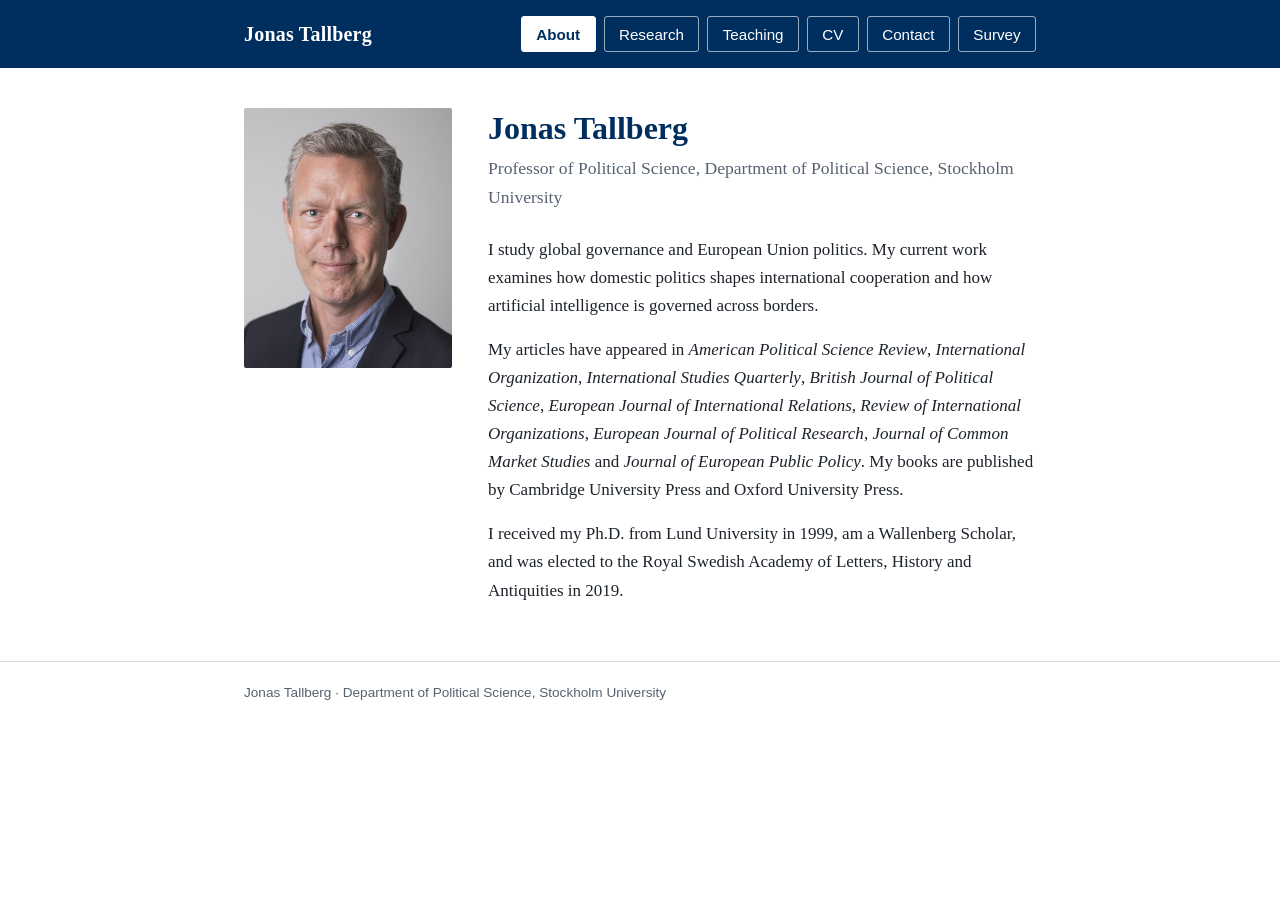
<file: index.html>
<!DOCTYPE html>
<html lang="en">
<head>
<meta charset="utf-8">
<meta name="viewport" content="width=device-width, initial-scale=1">
<title>Jonas Tallberg — Stockholm University</title>
<meta name="description" content="Jonas Tallberg, Professor of Political Science at Stockholm University. Research on global governance and European Union politics.">

<link rel="icon" href="data:,">
<link rel="stylesheet" href="style.css">
</head>
<body class="">
<a class="skip" href="#main">Skip to content</a>
<header class="site-header">
  <div class="bar">
    <a class="site-name" href="index.html">Jonas Tallberg</a>
    <nav class="site-nav" aria-label="Main"><ul><li><a href="index.html" aria-current="page">About</a></li><li><a href="research.html">Research</a></li><li><a href="teaching.html">Teaching</a></li><li><a href="cv.html">CV</a></li><li><a href="contact.html">Contact</a></li><li><a href="survey/">Survey</a></li></ul></nav>
  </div>
</header>
<main id="main">

<div class="intro">
  <div class="portrait"><img src="[data-uri]" width="800" height="1000" alt="Portrait of Jonas Tallberg"></div>
  <div class="text">
    <h1>Jonas Tallberg</h1>
    <p class="lede">Professor of Political Science, Department of Political Science, Stockholm University</p>
    <p>I study global governance and European Union politics. My current work examines how domestic politics shapes international cooperation and how artificial intelligence is governed across borders.</p>
    <p>My articles have appeared in <i>American Political Science Review</i>, <i>International Organization</i>, <i>International Studies Quarterly</i>, <i>British Journal of Political Science</i>, <i>European Journal of International Relations</i>, <i>Review of International Organizations</i>, <i>European Journal of Political Research</i>, <i>Journal of Common Market Studies</i> and <i>Journal of European Public Policy</i>. My books are published by Cambridge University Press and Oxford University Press.</p>
    <p>I received my Ph.D. from Lund University in 1999, am a Wallenberg Scholar, and was elected to the Royal Swedish Academy of Letters, History and Antiquities in 2019.</p>
  </div>
</div>
</main>
<footer class="site-footer"><div class="inner">Jonas Tallberg &middot; Department of Political Science, Stockholm University</div></footer>
</body>
</html>
</file>
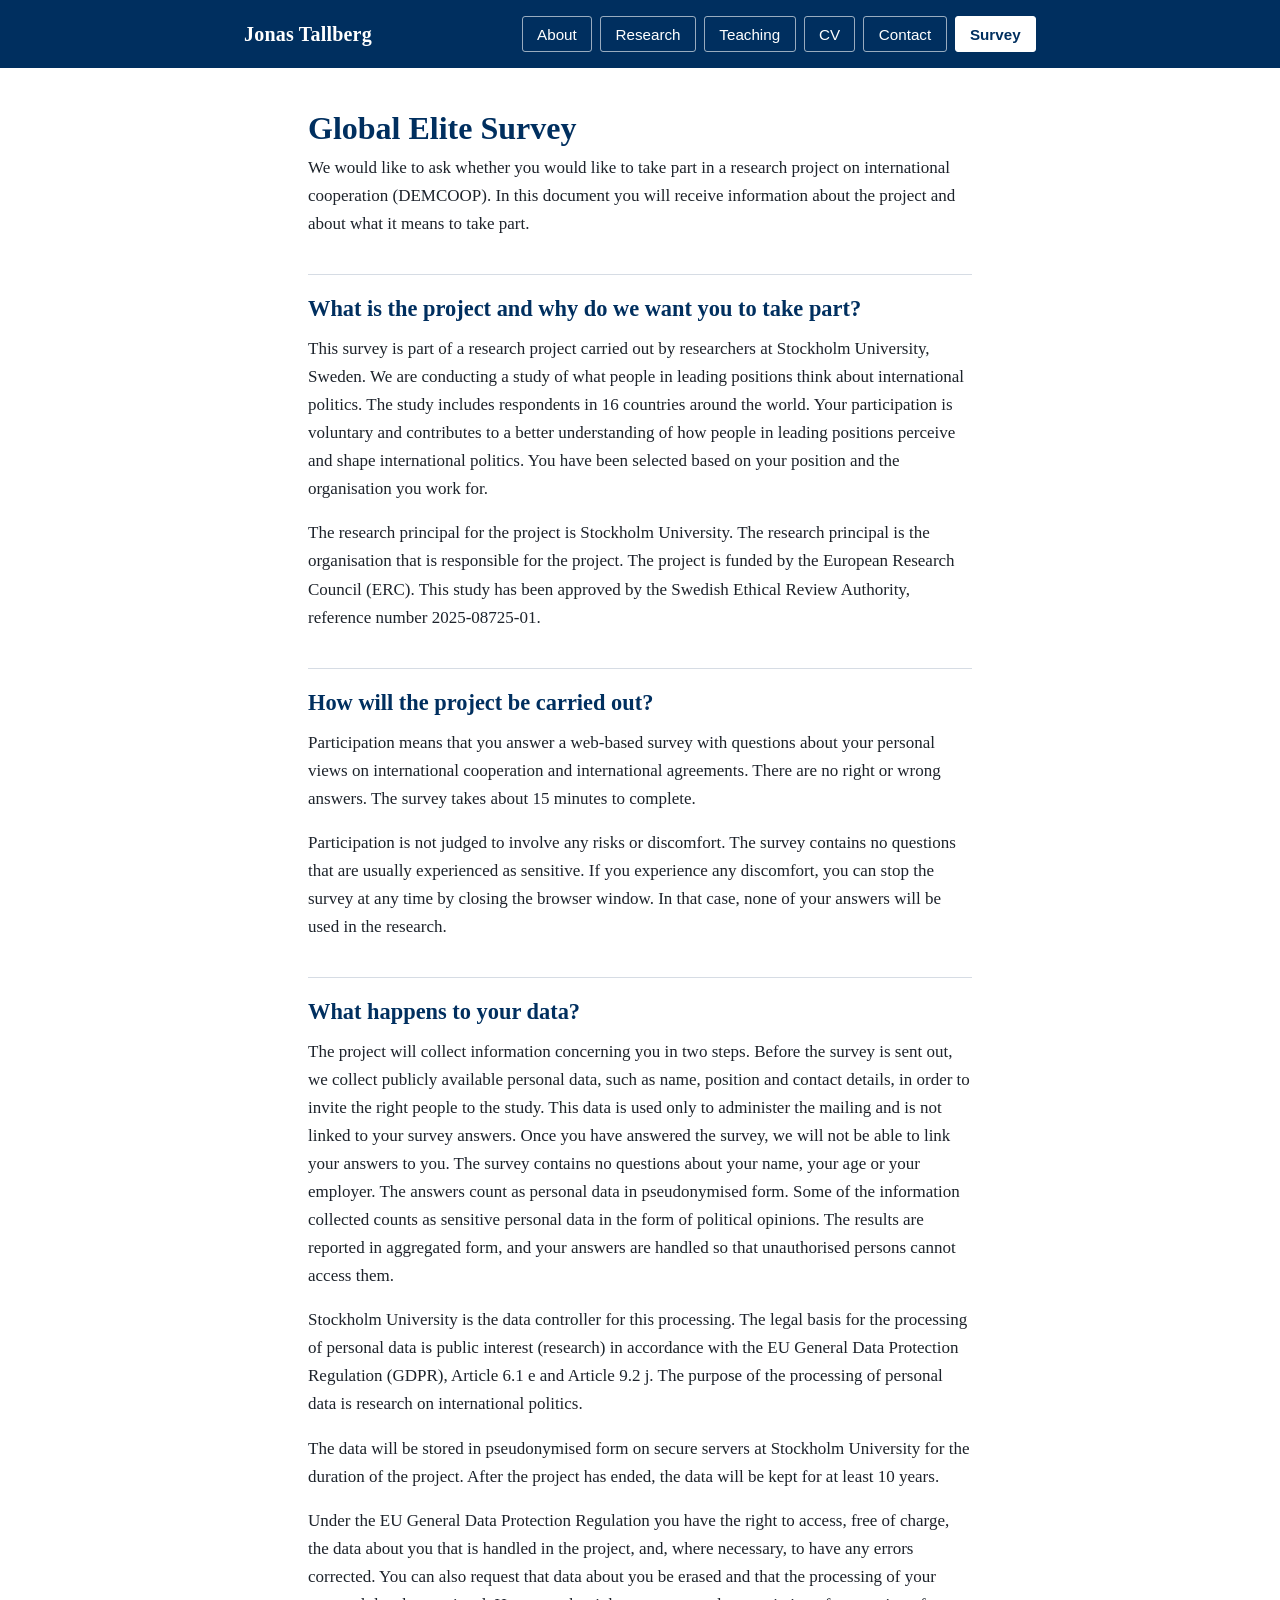
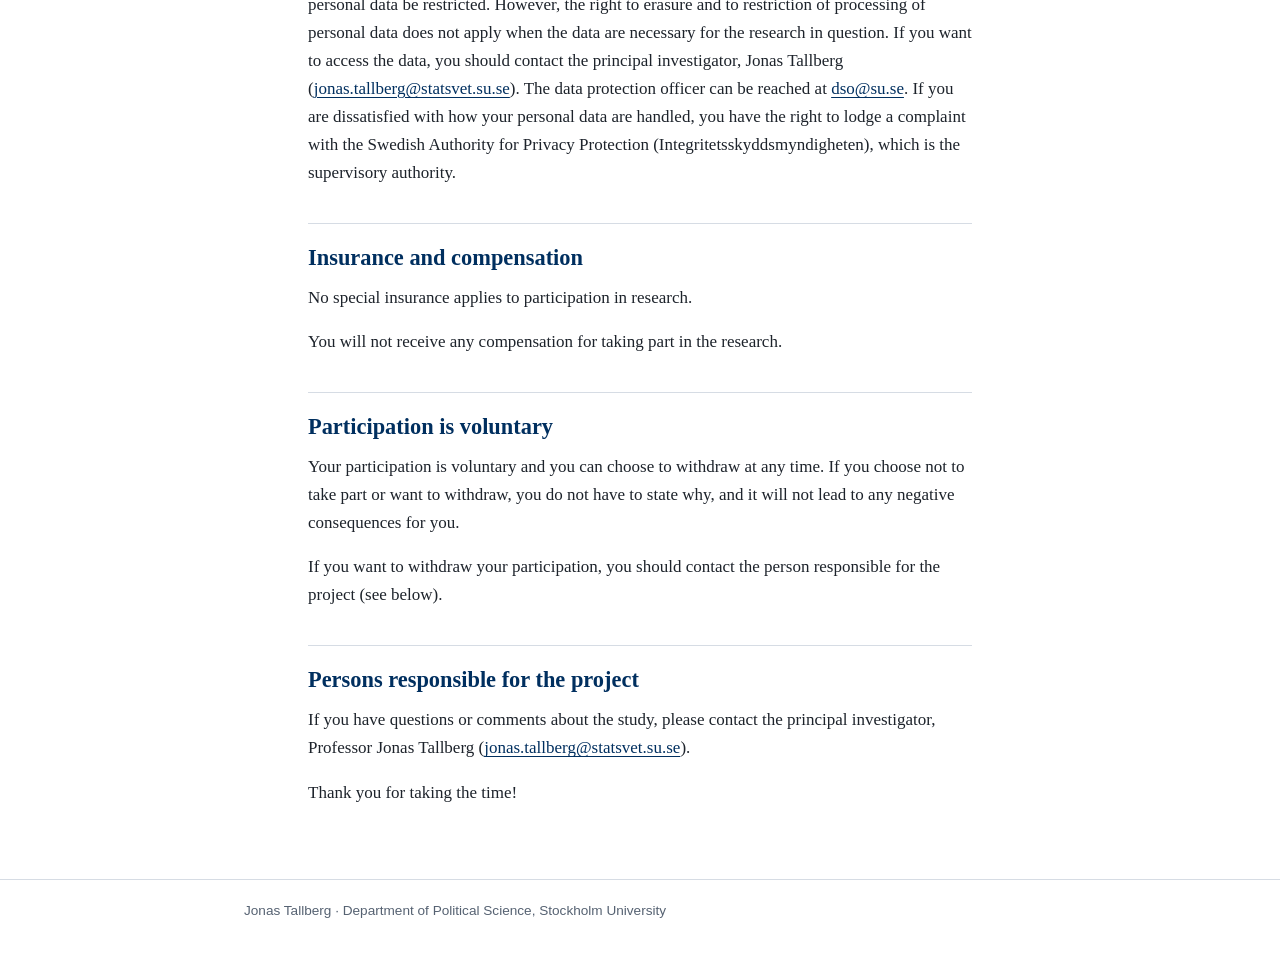
<file: survey/index.html>
<!DOCTYPE html>
<html lang="en">
<head>
<meta charset="utf-8">
<meta name="viewport" content="width=device-width, initial-scale=1">
<title>Global Elite Survey</title>
<meta name="description" content="Research participant information for the DEMCOOP survey on international cooperation.">

<link rel="icon" href="data:,">
<link rel="stylesheet" href="../style.css">
</head>
<body class="info-page">
<a class="skip" href="#main">Skip to content</a>
<header class="site-header">
  <div class="bar">
    <a class="site-name" href="../index.html">Jonas Tallberg</a>
    <nav class="site-nav" aria-label="Main"><ul><li><a href="../index.html">About</a></li><li><a href="../research.html">Research</a></li><li><a href="../teaching.html">Teaching</a></li><li><a href="../cv.html">CV</a></li><li><a href="../contact.html">Contact</a></li><li><a href="../survey/" aria-current="page">Survey</a></li></ul></nav>
  </div>
</header>
<main id="main">
<div class="approved">
<h1>Global Elite Survey</h1>
<p>We would like to ask whether you would like to take part in a research project on international cooperation (DEMCOOP). In this document you will receive information about the project and about what it means to take part.</p>
<section>
<h2>What is the project and why do we want you to take part?</h2>
<p>This survey is part of a research project carried out by researchers at Stockholm University, Sweden. We are conducting a study of what people in leading positions think about international politics. The study includes respondents in 16 countries around the world. Your participation is voluntary and contributes to a better understanding of how people in leading positions perceive and shape international politics. You have been selected based on your position and the organisation you work for.</p>
<p>The research principal for the project is Stockholm University. The research principal is the organisation that is responsible for the project. The project is funded by the European Research Council (ERC). This study has been approved by the Swedish Ethical Review Authority, reference number 2025-08725-01.</p>
</section>
<section>
<h2>How will the project be carried out?</h2>
<p>Participation means that you answer a web-based survey with questions about your personal views on international cooperation and international agreements. There are no right or wrong answers. The survey takes about 15 minutes to complete.</p>
<p>Participation is not judged to involve any risks or discomfort. The survey contains no questions that are usually experienced as sensitive. If you experience any discomfort, you can stop the survey at any time by closing the browser window. In that case, none of your answers will be used in the research.</p>
</section>
<section>
<h2>What happens to your data?</h2>
<p>The project will collect information concerning you in two steps. Before the survey is sent out, we collect publicly available personal data, such as name, position and contact details, in order to invite the right people to the study. This data is used only to administer the mailing and is not linked to your survey answers. Once you have answered the survey, we will not be able to link your answers to you. The survey contains no questions about your name, your age or your employer. The answers count as personal data in pseudonymised form. Some of the information collected counts as sensitive personal data in the form of political opinions. The results are reported in aggregated form, and your answers are handled so that unauthorised persons cannot access them.</p>
<p>Stockholm University is the data controller for this processing. The legal basis for the processing of personal data is public interest (research) in accordance with the EU General Data Protection Regulation (GDPR), Article 6.1 e and Article 9.2 j. The purpose of the processing of personal data is research on international politics.</p>
<p>The data will be stored in pseudonymised form on secure servers at Stockholm University for the duration of the project. After the project has ended, the data will be kept for at least 10 years.</p>
<p>Under the EU General Data Protection Regulation you have the right to access, free of charge, the data about you that is handled in the project, and, where necessary, to have any errors corrected. You can also request that data about you be erased and that the processing of your personal data be restricted. However, the right to erasure and to restriction of processing of personal data does not apply when the data are necessary for the research in question. If you want to access the data, you should contact the principal investigator, Jonas Tallberg (<a href="mailto:jonas.tallberg@statsvet.su.se">jonas.tallberg@statsvet.su.se</a>). The data protection officer can be reached at <a href="mailto:dso@su.se">dso@su.se</a>. If you are dissatisfied with how your personal data are handled, you have the right to lodge a complaint with the Swedish Authority for Privacy Protection (Integritetsskyddsmyndigheten), which is the supervisory authority.</p>
</section>
<section>
<h2>Insurance and compensation</h2>
<p>No special insurance applies to participation in research.</p>
<p>You will not receive any compensation for taking part in the research.</p>
</section>
<section>
<h2>Participation is voluntary</h2>
<p>Your participation is voluntary and you can choose to withdraw at any time. If you choose not to take part or want to withdraw, you do not have to state why, and it will not lead to any negative consequences for you.</p>
<p>If you want to withdraw your participation, you should contact the person responsible for the project (see below).</p>
</section>
<section>
<h2>Persons responsible for the project</h2>
<p>If you have questions or comments about the study, please contact the principal investigator, Professor Jonas Tallberg (<a href="mailto:jonas.tallberg@statsvet.su.se">jonas.tallberg@statsvet.su.se</a>).</p>
<p>Thank you for taking the time!</p>
</section>
</div>
</main>
<footer class="site-footer"><div class="inner">Jonas Tallberg &middot; Department of Political Science, Stockholm University</div></footer>
</body>
</html>
</file>
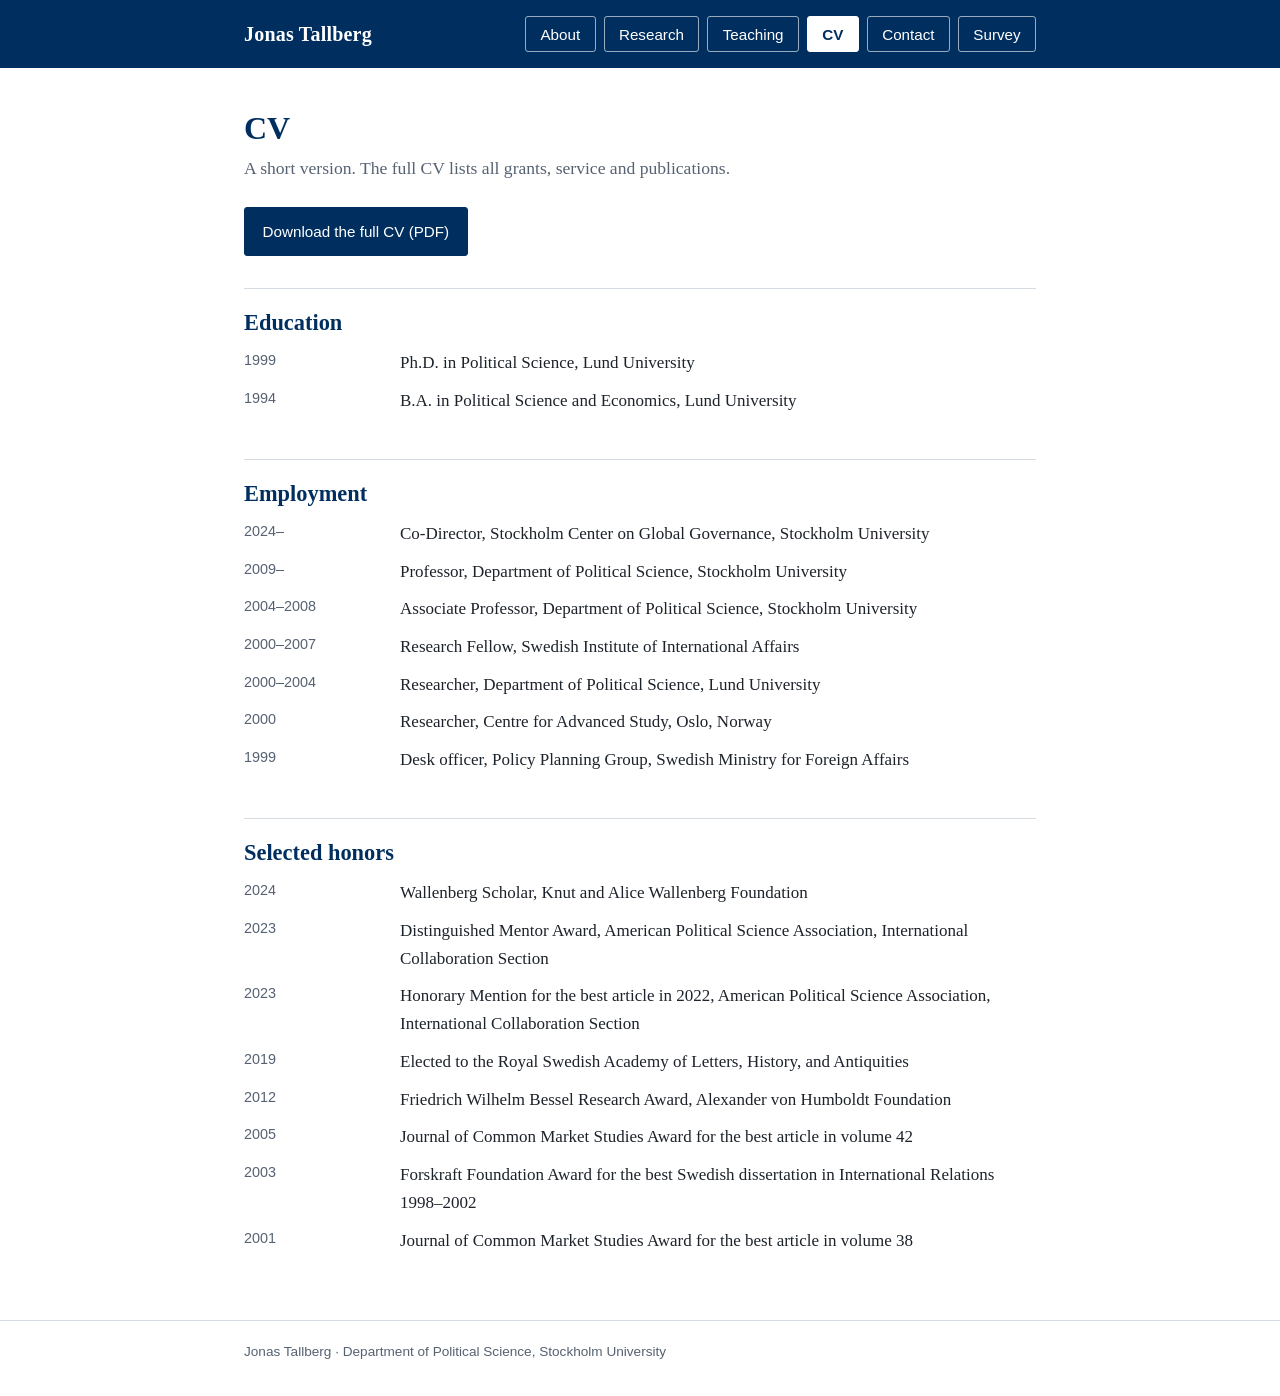
<file: cv.html>
<!DOCTYPE html>
<html lang="en">
<head>
<meta charset="utf-8">
<meta name="viewport" content="width=device-width, initial-scale=1">
<title>CV — Jonas Tallberg</title>
<meta name="description" content="Curriculum vitae of Jonas Tallberg.">

<link rel="icon" href="data:,">
<link rel="stylesheet" href="style.css">
</head>
<body class="">
<a class="skip" href="#main">Skip to content</a>
<header class="site-header">
  <div class="bar">
    <a class="site-name" href="index.html">Jonas Tallberg</a>
    <nav class="site-nav" aria-label="Main"><ul><li><a href="index.html">About</a></li><li><a href="research.html">Research</a></li><li><a href="teaching.html">Teaching</a></li><li><a href="cv.html" aria-current="page">CV</a></li><li><a href="contact.html">Contact</a></li><li><a href="survey/">Survey</a></li></ul></nav>
  </div>
</header>
<main id="main">

<div class="measure">
<h1>CV</h1>
<p class="lede">A short version. The full CV lists all grants, service and publications.</p>
<p><a class="button" href="Jonas-Tallberg-CV.pdf">Download the full CV (PDF)</a></p>
</div>

<h2>Education</h2>
<ul class="plain timeline">
<li><span class="years">1999</span><span>Ph.D. in Political Science, Lund University</span></li>
<li><span class="years">1994</span><span>B.A. in Political Science and Economics, Lund University</span></li>
</ul>

<h2>Employment</h2>
<ul class="plain timeline">
<li><span class="years">2024&ndash;</span><span>Co-Director, Stockholm Center on Global Governance, Stockholm University</span></li>
<li><span class="years">2009&ndash;</span><span>Professor, Department of Political Science, Stockholm University</span></li>
<li><span class="years">2004&ndash;2008</span><span>Associate Professor, Department of Political Science, Stockholm University</span></li>
<li><span class="years">2000&ndash;2007</span><span>Research Fellow, Swedish Institute of International Affairs</span></li>
<li><span class="years">2000&ndash;2004</span><span>Researcher, Department of Political Science, Lund University</span></li>
<li><span class="years">2000</span><span>Researcher, Centre for Advanced Study, Oslo, Norway</span></li>
<li><span class="years">1999</span><span>Desk officer, Policy Planning Group, Swedish Ministry for Foreign Affairs</span></li>
</ul>

<h2>Selected honors</h2>
<ul class="plain timeline">
<li><span class="years">2024</span><span>Wallenberg Scholar, Knut and Alice Wallenberg Foundation</span></li>
<li><span class="years">2023</span><span>Distinguished Mentor Award, American Political Science Association, International Collaboration Section</span></li>
<li><span class="years">2023</span><span>Honorary Mention for the best article in 2022, American Political Science Association, International Collaboration Section</span></li>
<li><span class="years">2019</span><span>Elected to the Royal Swedish Academy of Letters, History, and Antiquities</span></li>
<li><span class="years">2012</span><span>Friedrich Wilhelm Bessel Research Award, Alexander von Humboldt Foundation</span></li>
<li><span class="years">2005</span><span>Journal of Common Market Studies Award for the best article in volume 42</span></li>
<li><span class="years">2003</span><span>Forskraft Foundation Award for the best Swedish dissertation in International Relations 1998&ndash;2002</span></li>
<li><span class="years">2001</span><span>Journal of Common Market Studies Award for the best article in volume 38</span></li>
</ul>

</main>
<footer class="site-footer"><div class="inner">Jonas Tallberg &middot; Department of Political Science, Stockholm University</div></footer>
</body>
</html>
</file>
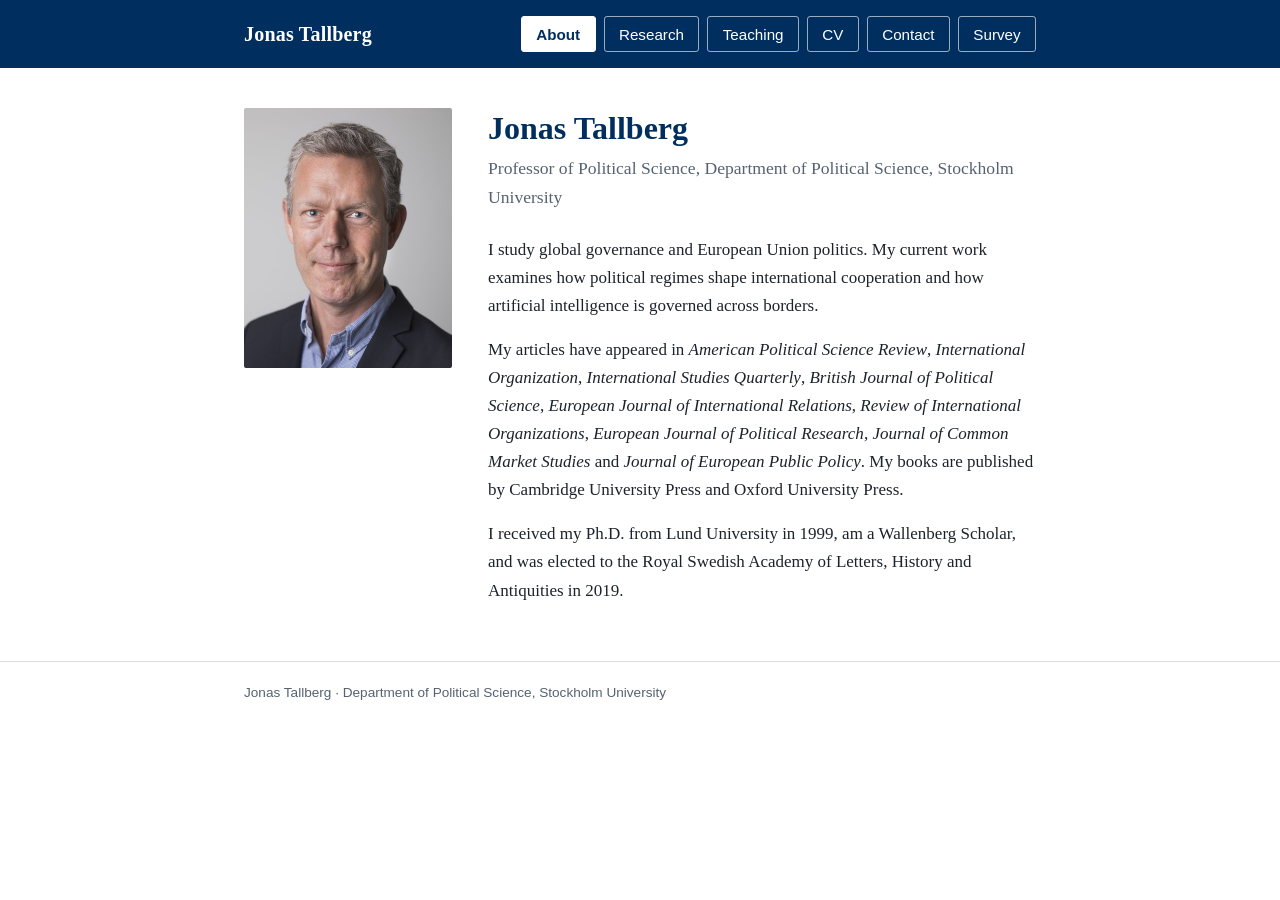
<file: index (2).html>
<!DOCTYPE html>
<html lang="en">
<head>
<meta charset="utf-8">
<meta name="viewport" content="width=device-width, initial-scale=1">
<title>Jonas Tallberg — Stockholm University</title>
<meta name="description" content="Jonas Tallberg, Professor of Political Science at Stockholm University. Research on global governance and European Union politics.">

<link rel="icon" href="data:,">
<link rel="stylesheet" href="style.css">
</head>
<body class="">
<a class="skip" href="#main">Skip to content</a>
<header class="site-header">
  <div class="bar">
    <a class="site-name" href="index.html">Jonas Tallberg</a>
    <nav class="site-nav" aria-label="Main"><ul><li><a href="index.html" aria-current="page">About</a></li><li><a href="research.html">Research</a></li><li><a href="teaching.html">Teaching</a></li><li><a href="cv.html">CV</a></li><li><a href="contact.html">Contact</a></li><li><a href="survey/">Survey</a></li></ul></nav>
  </div>
</header>
<main id="main">

<div class="intro">
  <div class="portrait"><img src="[data-uri]" width="800" height="1000" alt="Portrait of Jonas Tallberg"></div>
  <div class="text">
    <h1>Jonas Tallberg</h1>
    <p class="lede">Professor of Political Science, Department of Political Science, Stockholm University</p>
    <p>I study global governance and European Union politics. My current work examines how political regimes shape international cooperation and how artificial intelligence is governed across borders.</p>
    <p>My articles have appeared in <i>American Political Science Review</i>, <i>International Organization</i>, <i>International Studies Quarterly</i>, <i>British Journal of Political Science</i>, <i>European Journal of International Relations</i>, <i>Review of International Organizations</i>, <i>European Journal of Political Research</i>, <i>Journal of Common Market Studies</i> and <i>Journal of European Public Policy</i>. My books are published by Cambridge University Press and Oxford University Press.</p>
    <p>I received my Ph.D. from Lund University in 1999, am a Wallenberg Scholar, and was elected to the Royal Swedish Academy of Letters, History and Antiquities in 2019.</p>
  </div>
</div>
</main>
<footer class="site-footer"><div class="inner">Jonas Tallberg &middot; Department of Political Science, Stockholm University</div></footer>
</body>
</html>
</file>
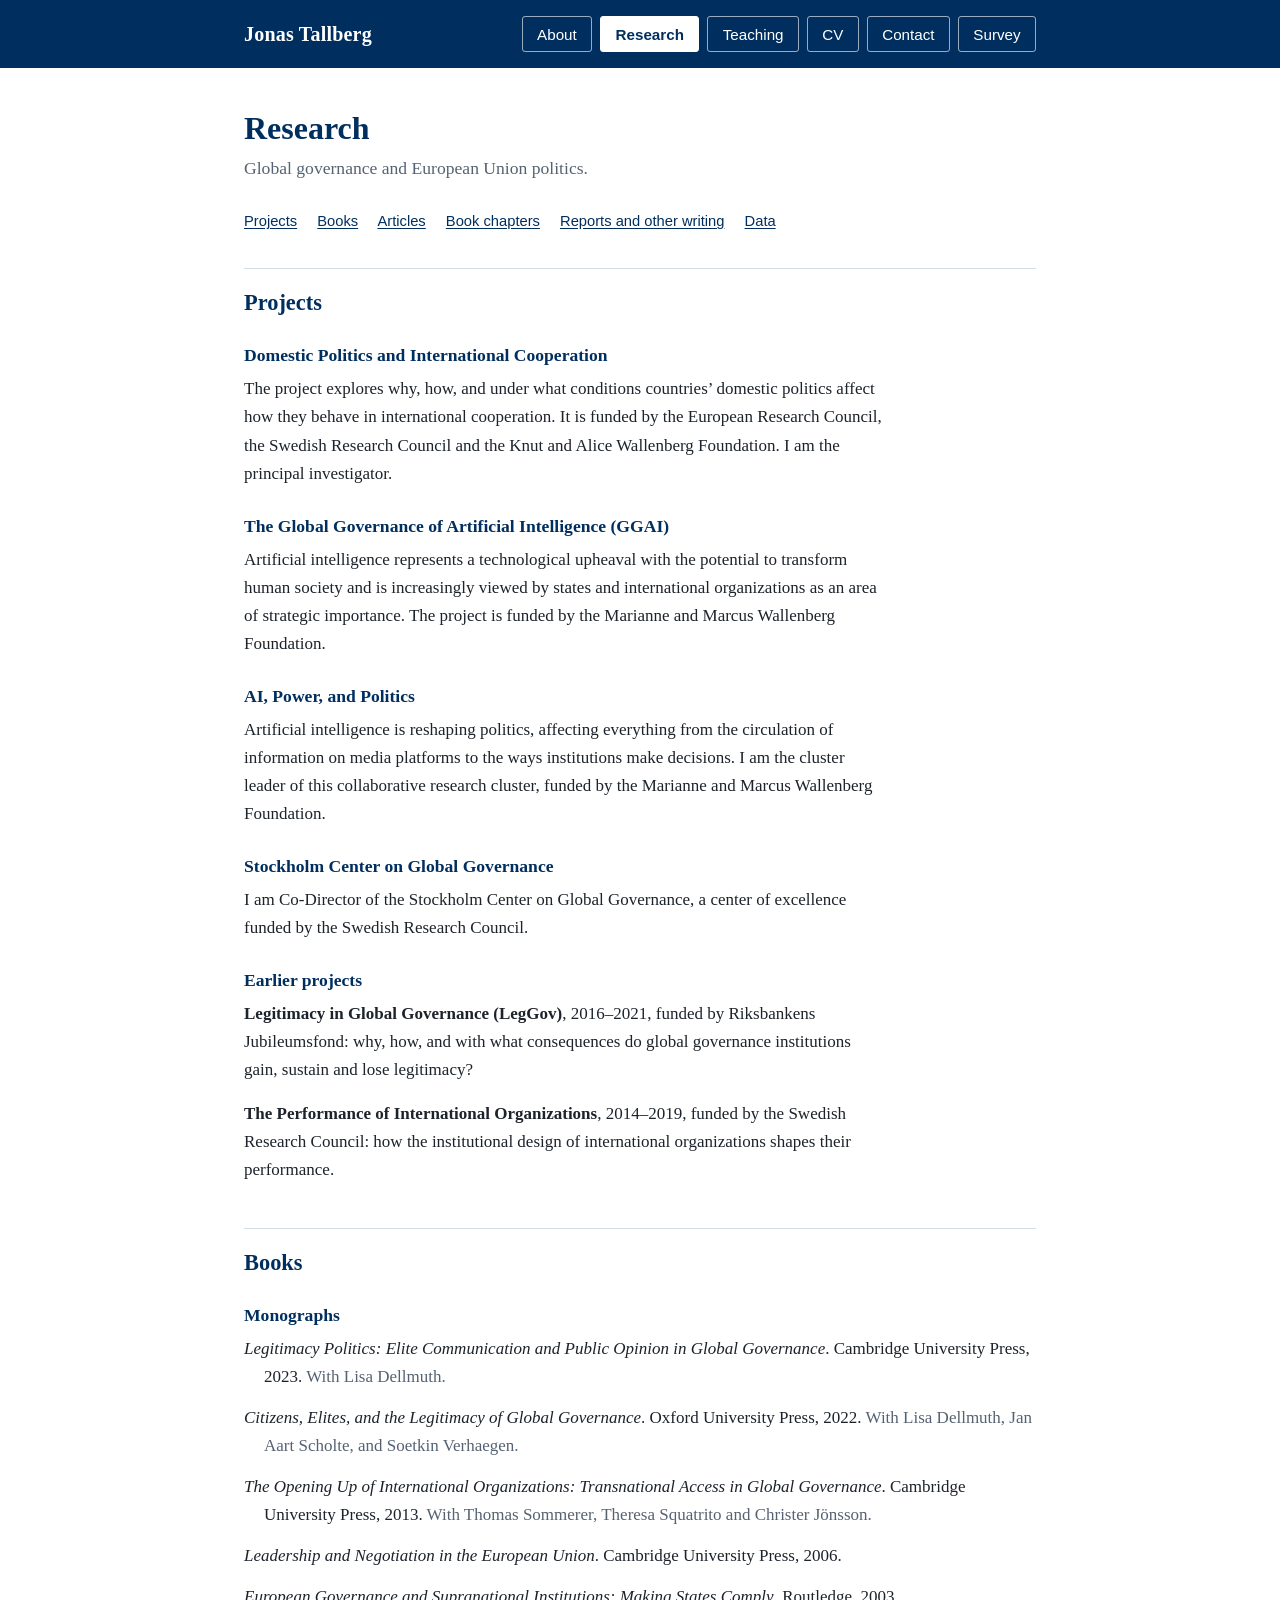
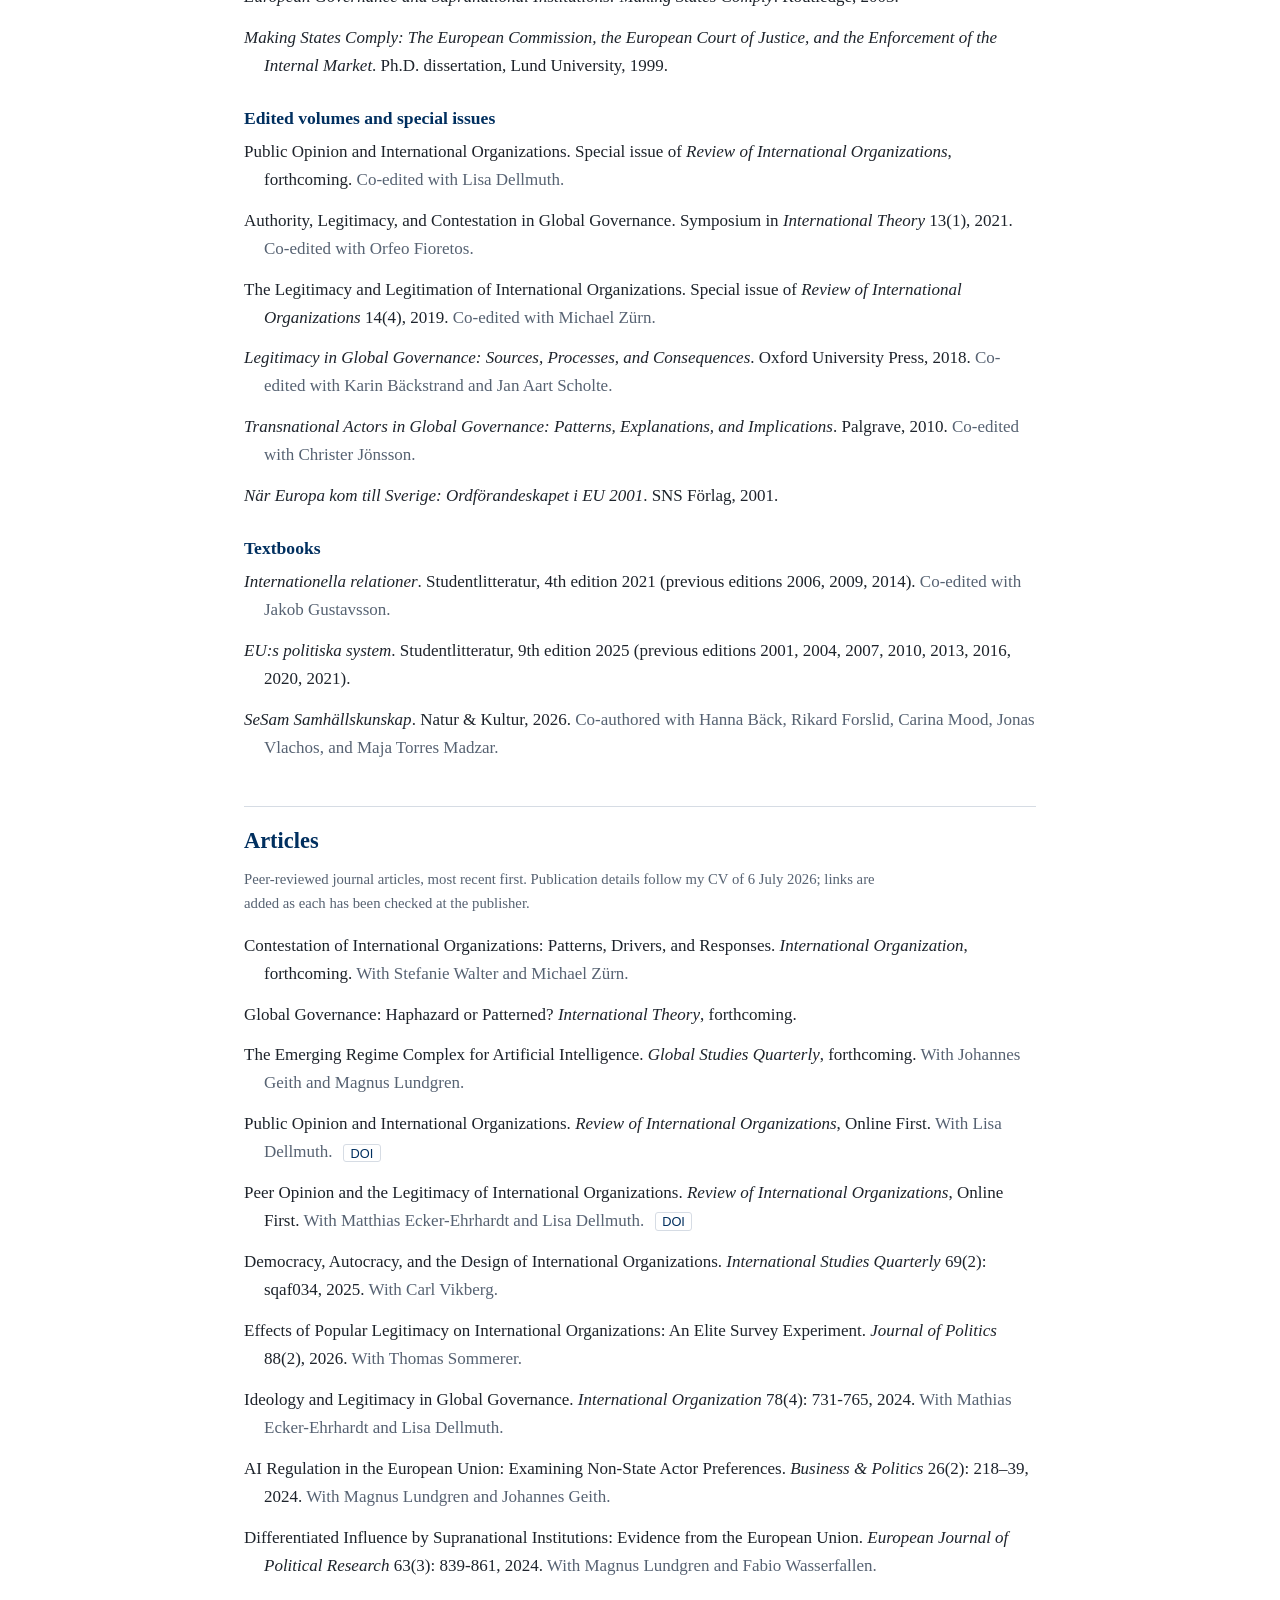
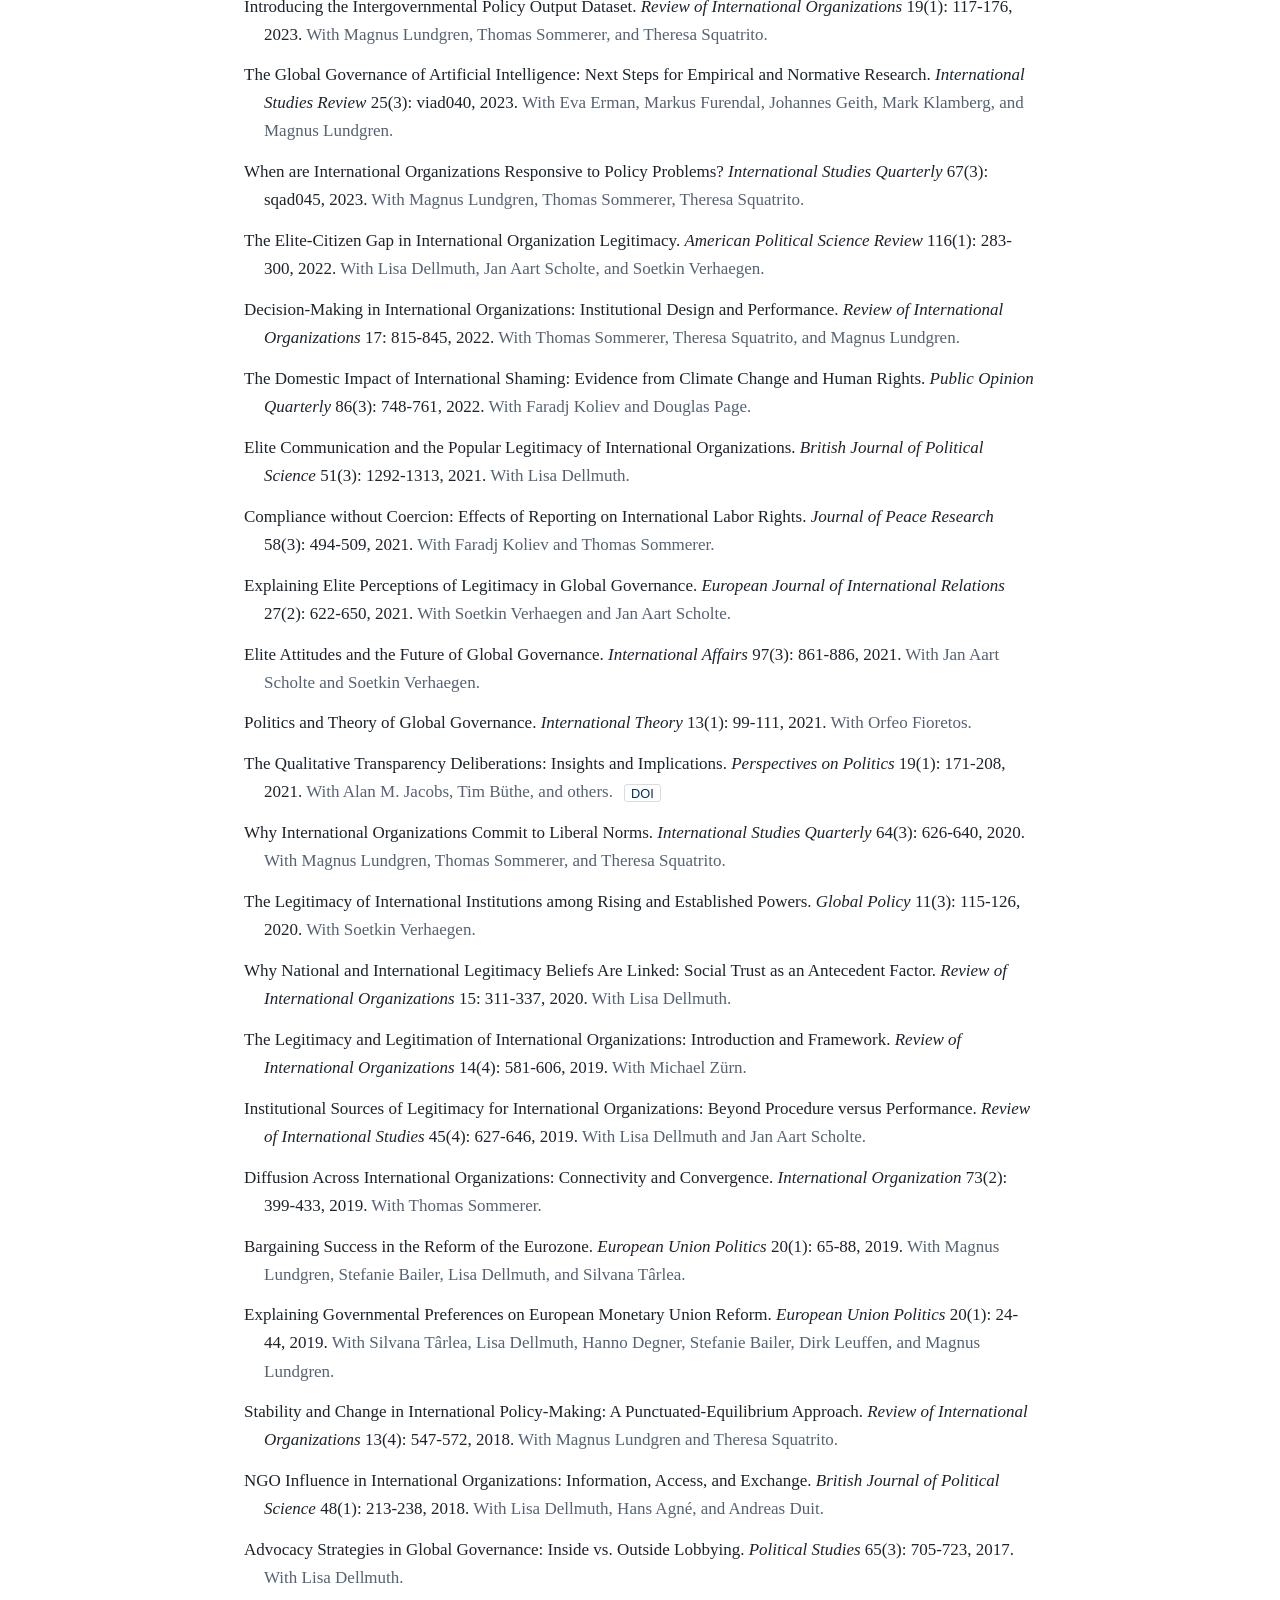
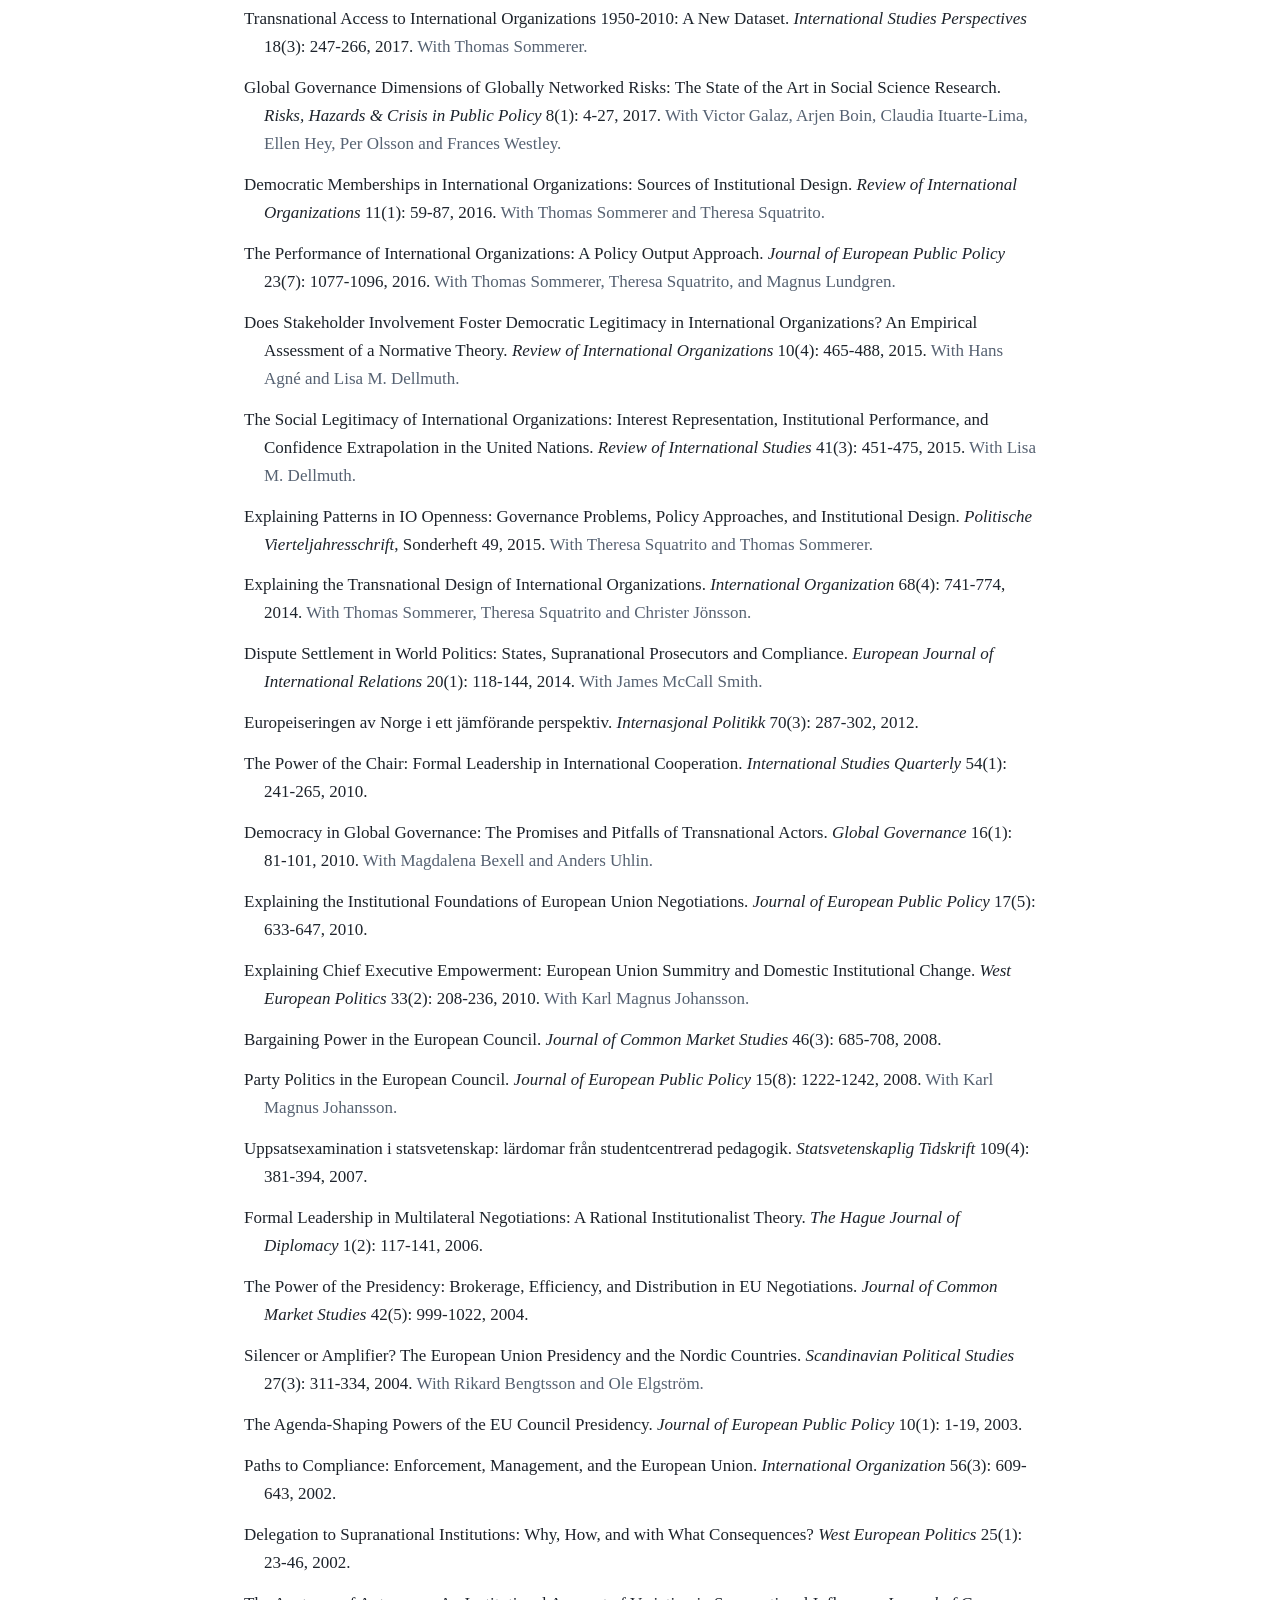
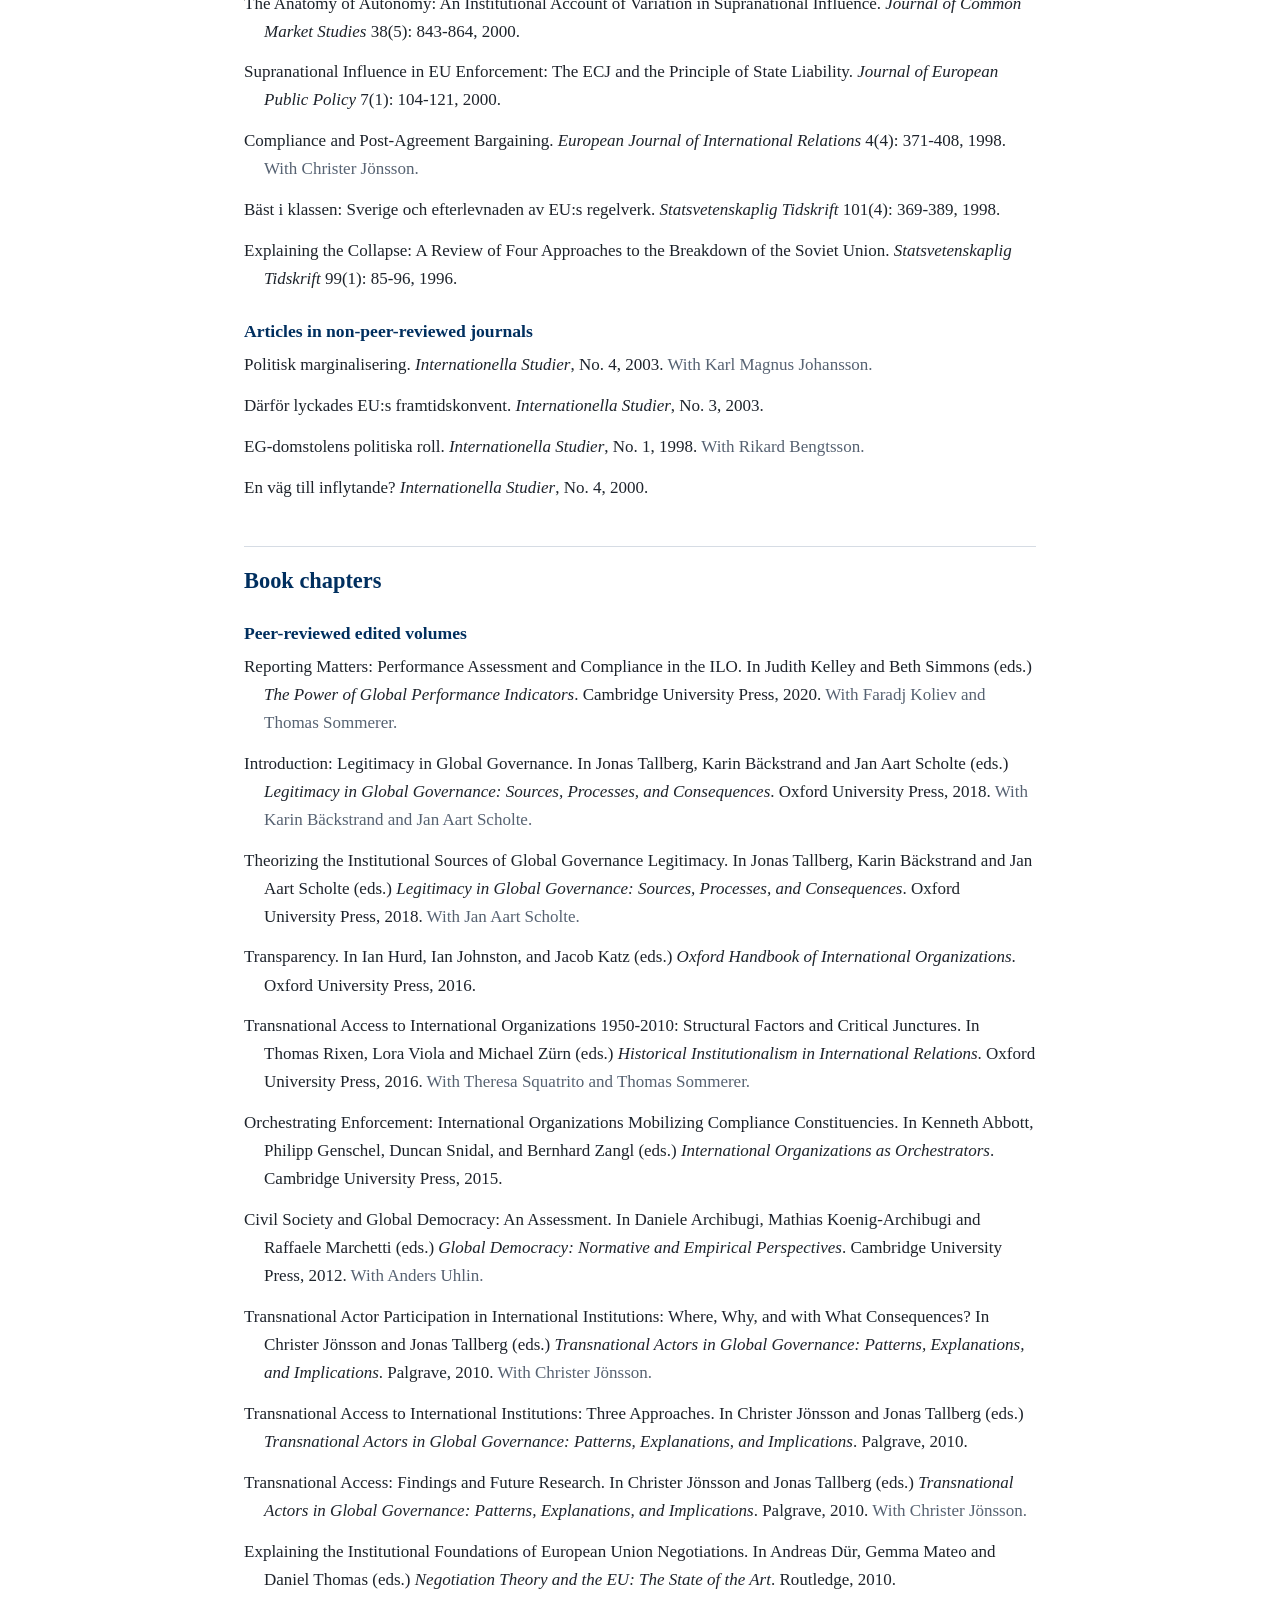
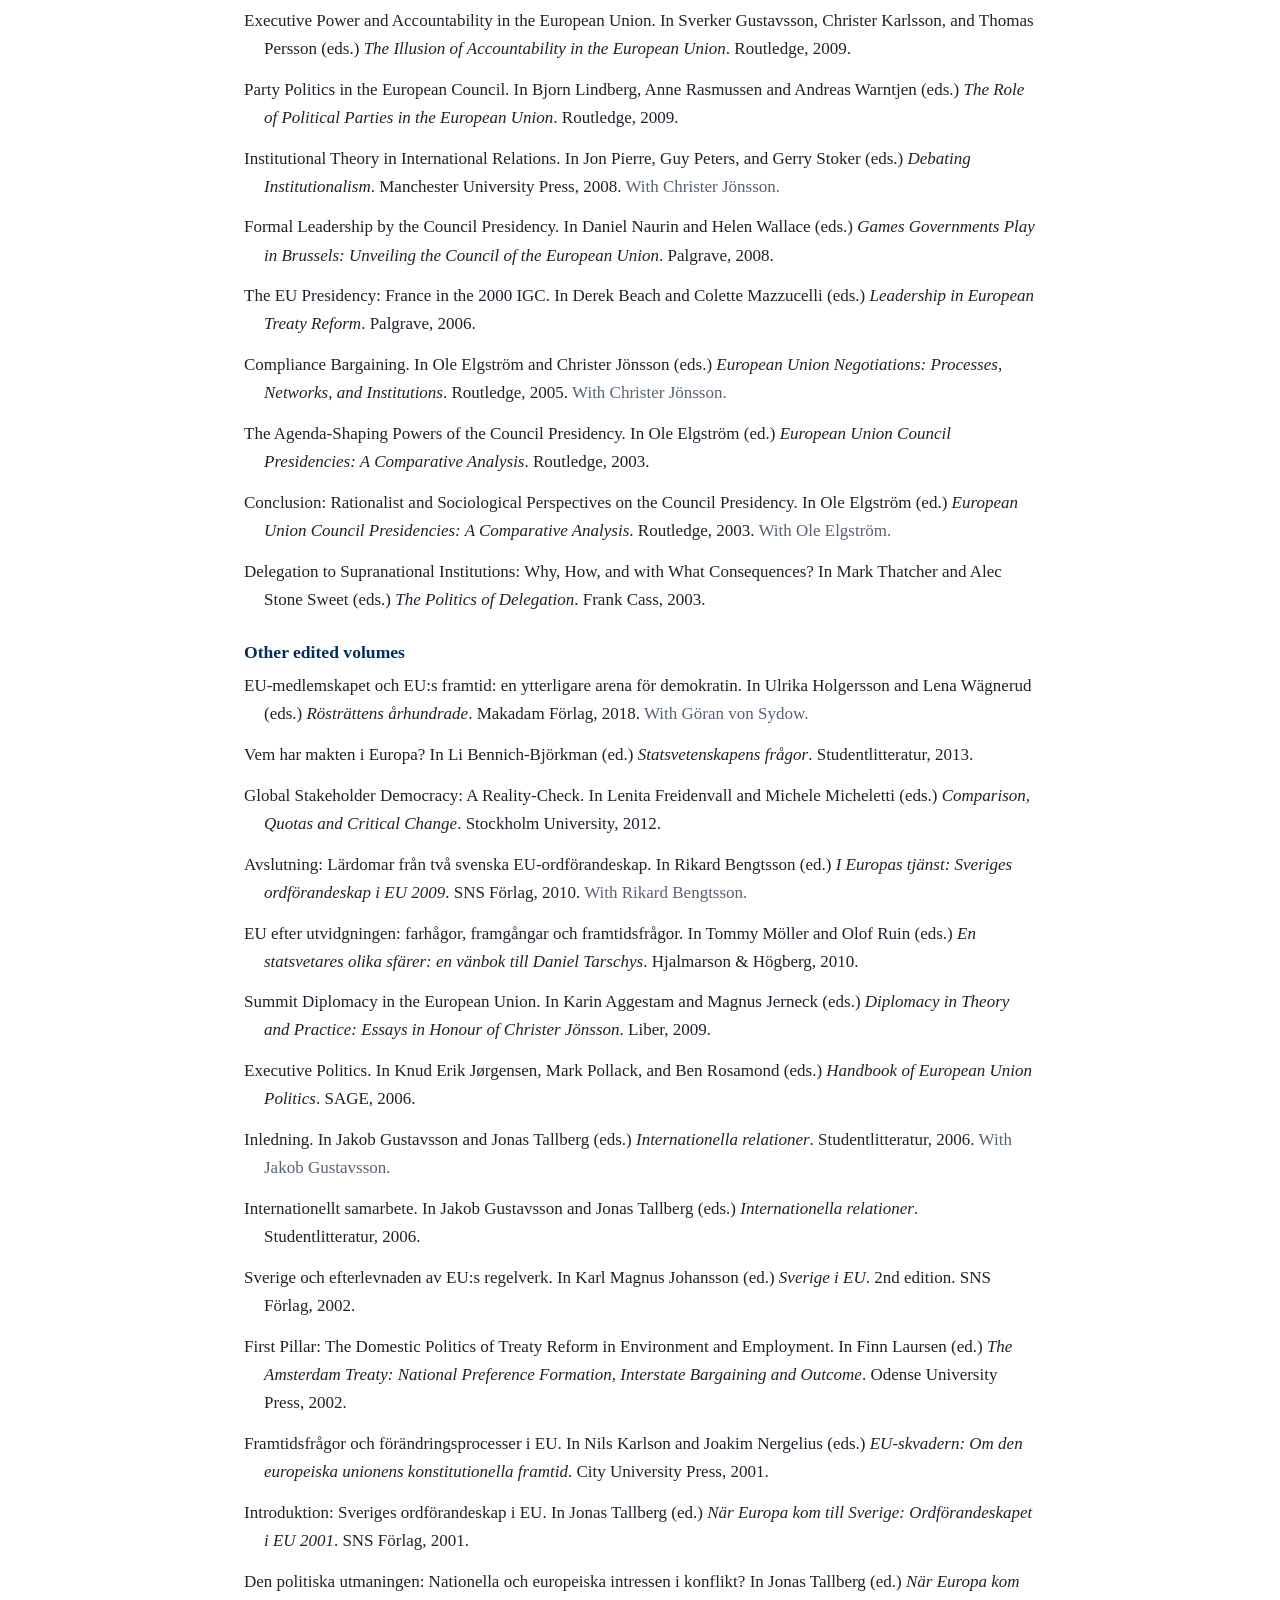
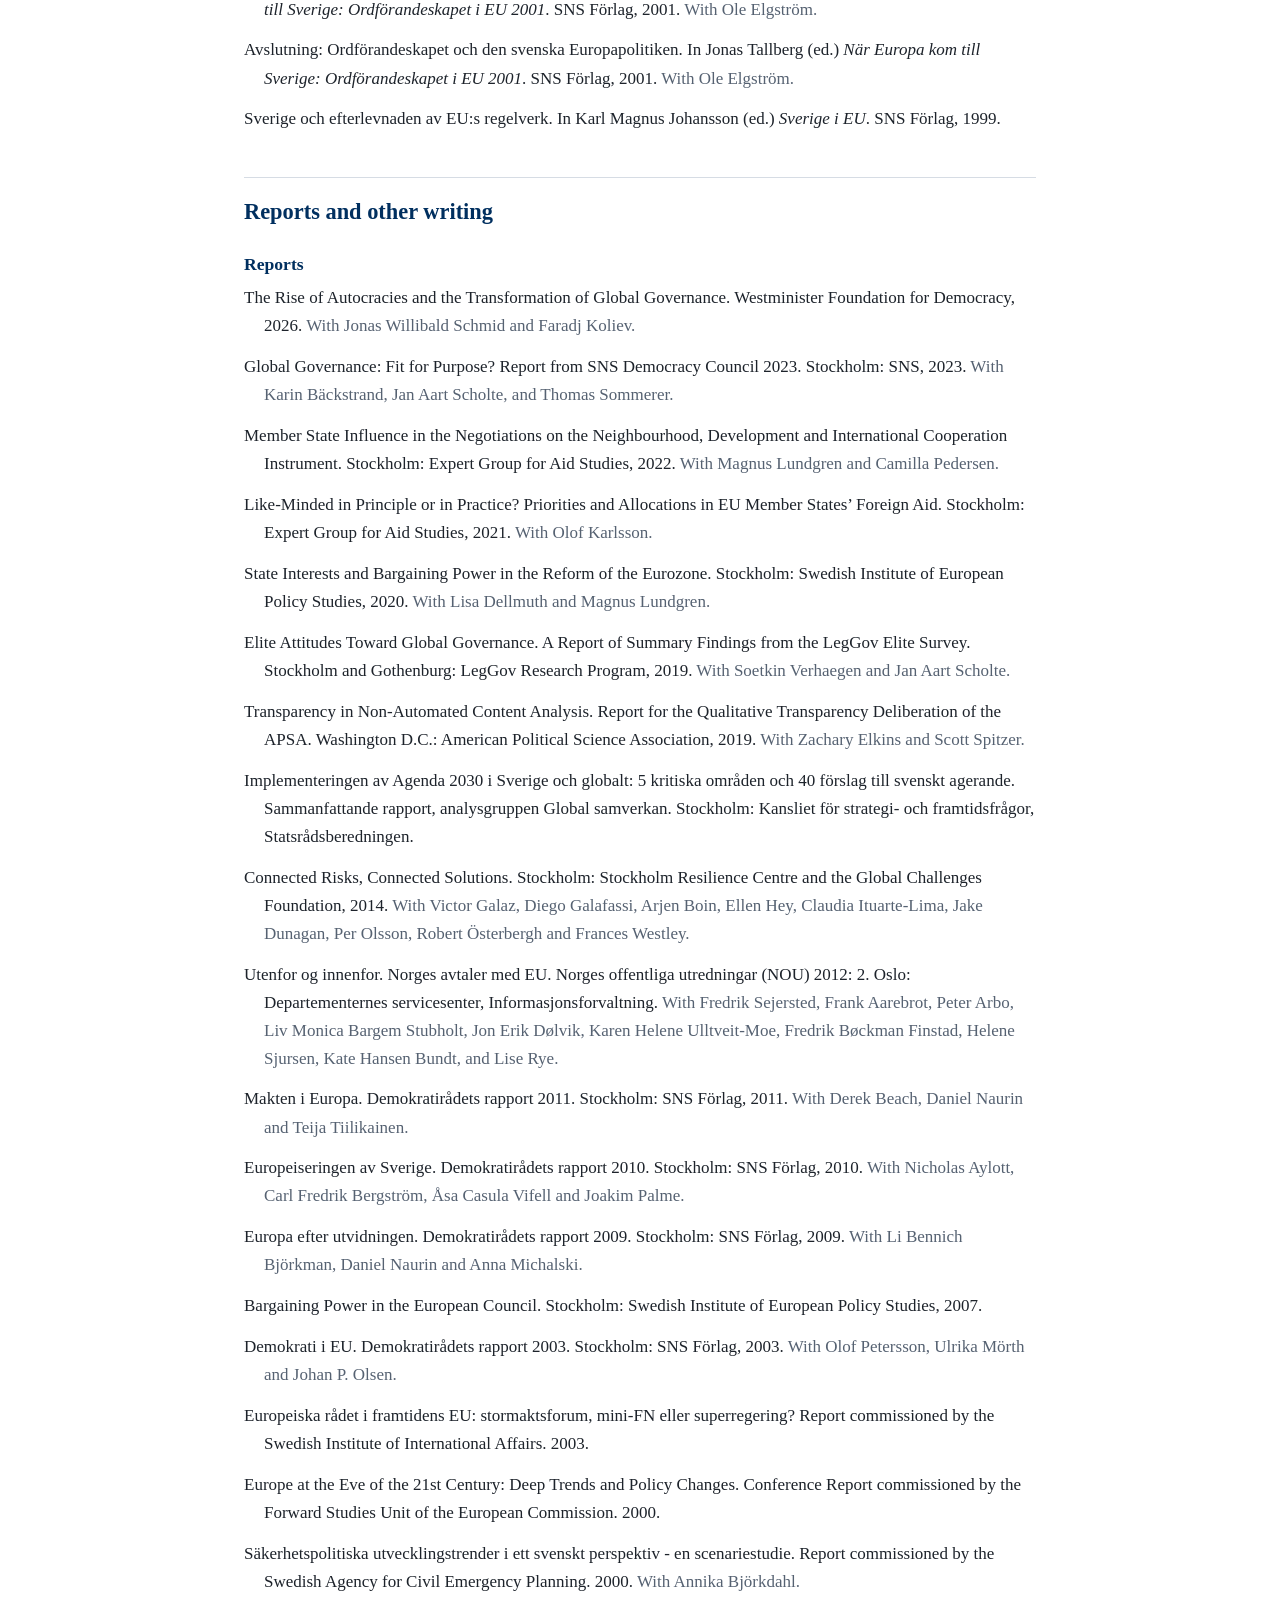
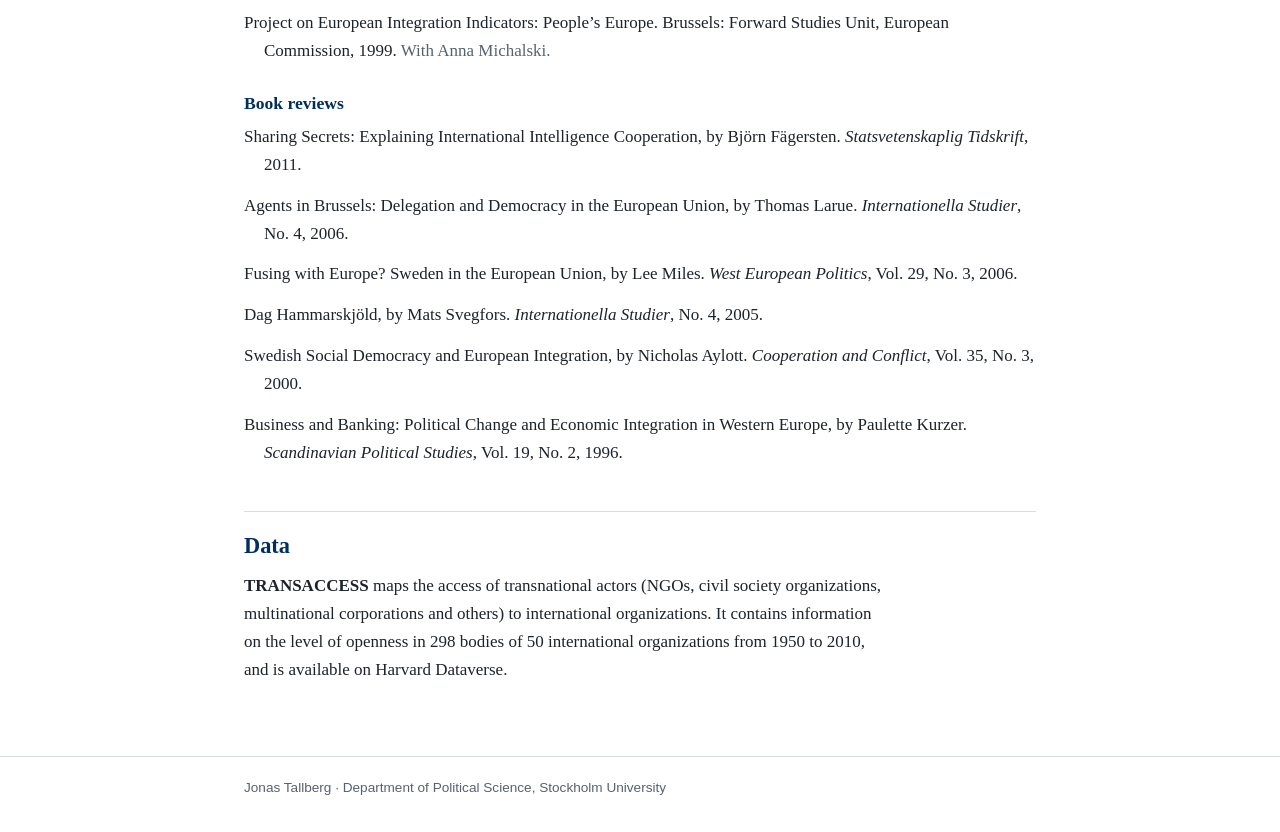
<file: research.html>
<!DOCTYPE html>
<html lang="en">
<head>
<meta charset="utf-8">
<meta name="viewport" content="width=device-width, initial-scale=1">
<title>Research — Jonas Tallberg</title>
<meta name="description" content="Research projects and publications by Jonas Tallberg.">

<link rel="icon" href="data:,">
<link rel="stylesheet" href="style.css">
</head>
<body class="">
<a class="skip" href="#main">Skip to content</a>
<header class="site-header">
  <div class="bar">
    <a class="site-name" href="index.html">Jonas Tallberg</a>
    <nav class="site-nav" aria-label="Main"><ul><li><a href="index.html">About</a></li><li><a href="research.html" aria-current="page">Research</a></li><li><a href="teaching.html">Teaching</a></li><li><a href="cv.html">CV</a></li><li><a href="contact.html">Contact</a></li><li><a href="survey/">Survey</a></li></ul></nav>
  </div>
</header>
<main id="main">

<div class="measure">
<h1>Research</h1>
<p class="lede">Global governance and European Union politics.</p>
<p class="jump">
<a href="#projects">Projects</a>
<a href="#books">Books</a>
<a href="#articles">Articles</a>
<a href="#chapters">Book chapters</a>
<a href="#reports">Reports and other writing</a>
<a href="#data">Data</a>
</p>
</div>

<h2 id="projects">Projects</h2>
<div class="measure">
<h3>Domestic Politics and International Cooperation </h3>
<p>The project explores why, how, and under what conditions countries’ domestic politics affect how they behave in international cooperation. It is funded by the European Research Council, the Swedish Research Council and the Knut and Alice Wallenberg Foundation. I am the principal investigator.</p>
<h3>The Global Governance of Artificial Intelligence (GGAI)</h3>
<p>Artificial intelligence represents a technological upheaval with the potential to transform human society and is increasingly viewed by states and international organizations as an area of strategic importance. The project is funded by the Marianne and Marcus Wallenberg Foundation.</p>
<h3>AI, Power, and Politics</h3>
<p>Artificial intelligence is reshaping politics, affecting everything from the circulation of information on media platforms to the ways institutions make decisions. I am the cluster leader of this collaborative research cluster, funded by the Marianne and Marcus Wallenberg Foundation.</p>
<h3>Stockholm Center on Global Governance</h3>
<p>I am Co-Director of the Stockholm Center on Global Governance, a center of excellence funded by the Swedish Research Council.</p>
<h3>Earlier projects</h3>
<p><b>Legitimacy in Global Governance (LegGov)</b>, 2016&ndash;2021, funded by Riksbankens Jubileumsfond: why, how, and with what consequences do global governance institutions gain, sustain and lose legitimacy?</p>
<p><b>The Performance of International Organizations</b>, 2014&ndash;2019, funded by the Swedish Research Council: how the institutional design of international organizations shapes their performance.</p>
</div>

<h2 id="books">Books</h2>
<h3>Monographs</h3>
<ul class="pubs">
<li><i>Legitimacy Politics: Elite Communication and Public Opinion in Global Governance</i>. Cambridge University Press, 2023. <span class="w">With Lisa Dellmuth.</span></li>
<li><i>Citizens, Elites, and the Legitimacy of Global Governance</i>. Oxford University Press, 2022. <span class="w">With Lisa Dellmuth, Jan Aart Scholte, and Soetkin Verhaegen.</span></li>
<li><i>The Opening Up of International Organizations: Transnational Access in Global Governance</i>. Cambridge University Press, 2013. <span class="w">With Thomas Sommerer, Theresa Squatrito and Christer Jönsson.</span></li>
<li><i>Leadership and Negotiation in the European Union</i>. Cambridge University Press, 2006.</li>
<li><i>European Governance and Supranational Institutions: Making States Comply</i>. Routledge, 2003.</li>
<li><i>Making States Comply: The European Commission, the European Court of Justice, and the Enforcement of the Internal Market</i>. Ph.D. dissertation, Lund University, 1999.</li>
</ul>
<h3>Edited volumes and special issues</h3>
<ul class="pubs">
<li>Public Opinion and International Organizations. Special issue of <i>Review of International Organizations</i>, forthcoming. <span class="w">Co-edited with Lisa Dellmuth.</span></li>
<li>Authority, Legitimacy, and Contestation in Global Governance. Symposium in <i>International Theory</i> 13(1), 2021. <span class="w">Co-edited with Orfeo Fioretos.</span></li>
<li>The Legitimacy and Legitimation of International Organizations. Special issue of <i>Review of International Organizations</i> 14(4), 2019. <span class="w">Co-edited with Michael Zürn.</span></li>
<li><i>Legitimacy in Global Governance: Sources, Processes, and Consequences</i>. Oxford University Press, 2018. <span class="w">Co-edited with Karin Bäckstrand and Jan Aart Scholte.</span></li>
<li><i>Transnational Actors in Global Governance: Patterns, Explanations, and Implications</i>. Palgrave, 2010. <span class="w">Co-edited with Christer Jönsson.</span></li>
<li><i>När Europa kom till Sverige: Ordförandeskapet i EU 2001</i>. SNS Förlag, 2001.</li>
</ul>
<h3>Textbooks</h3>
<ul class="pubs">
<li><i>Internationella relationer</i>. Studentlitteratur, 4th edition 2021 (previous editions 2006, 2009, 2014). <span class="w">Co-edited with Jakob Gustavsson.</span></li>
<li><i>EU:s politiska system</i>. Studentlitteratur, 9th edition 2025 (previous editions 2001, 2004, 2007, 2010, 2013, 2016, 2020, 2021).</li>
<li><i>SeSam Samhällskunskap</i>. Natur &amp; Kultur, 2026. <span class="w">Co-authored with Hanna Bäck, Rikard Forslid, Carina Mood, Jonas Vlachos, and Maja Torres Madzar.</span></li>
</ul>

<h2 id="articles">Articles</h2>
<p class="muted small measure">Peer-reviewed journal articles, most recent first. Publication details follow my CV of 6 July 2026; links are added as each has been checked at the publisher.</p>
<ul class="pubs">
<li>Contestation of International Organizations: Patterns, Drivers, and Responses. <i>International Organization</i>, forthcoming. <span class="w">With Stefanie Walter and Michael Zürn.</span></li>
<li>Global Governance: Haphazard or Patterned? <i>International Theory</i>, forthcoming.</li>
<li>The Emerging Regime Complex for Artificial Intelligence. <i>Global Studies Quarterly</i>, forthcoming. <span class="w">With Johannes Geith and Magnus Lundgren.</span></li>
<li>Public Opinion and International Organizations. <i>Review of International Organizations</i>, Online First. <span class="w">With Lisa Dellmuth.</span> <a class="doi" href="https://doi.org/10.1007/s11558-025-09614-2">DOI</a></li>
<li>Peer Opinion and the Legitimacy of International Organizations. <i>Review of International Organizations</i>, Online First. <span class="w">With Matthias Ecker-Ehrhardt and Lisa Dellmuth.</span> <a class="doi" href="https://doi.org/10.1007/s11558-025-09600-8">DOI</a></li>
<li>Democracy, Autocracy, and the Design of International Organizations. <i>International Studies Quarterly</i> 69(2): sqaf034, 2025. <span class="w">With Carl Vikberg.</span></li>
<li>Effects of Popular Legitimacy on International Organizations: An Elite Survey Experiment. <i>Journal of Politics</i> 88(2), 2026. <span class="w">With Thomas Sommerer.</span></li>
<li>Ideology and Legitimacy in Global Governance. <i>International Organization</i> 78(4): 731-765, 2024. <span class="w">With Mathias Ecker-Ehrhardt and Lisa Dellmuth.</span></li>
<li>AI Regulation in the European Union: Examining Non-State Actor Preferences. <i>Business &amp; Politics</i> 26(2): 218–39, 2024. <span class="w">With Magnus Lundgren and Johannes Geith.</span></li>
<li>Differentiated Influence by Supranational Institutions: Evidence from the European Union. <i>European Journal of Political Research</i> 63(3): 839-861, 2024. <span class="w">With Magnus Lundgren and Fabio Wasserfallen.</span></li>
<li>Introducing the Intergovernmental Policy Output Dataset. <i>Review of International Organizations</i> 19(1): 117-176, 2023. <span class="w">With Magnus Lundgren, Thomas Sommerer, and Theresa Squatrito.</span></li>
<li>The Global Governance of Artificial Intelligence: Next Steps for Empirical and Normative Research. <i>International Studies Review</i> 25(3): viad040, 2023. <span class="w">With Eva Erman, Markus Furendal, Johannes Geith, Mark Klamberg, and Magnus Lundgren.</span></li>
<li>When are International Organizations Responsive to Policy Problems? <i>International Studies Quarterly</i> 67(3): sqad045, 2023. <span class="w">With Magnus Lundgren, Thomas Sommerer, Theresa Squatrito.</span></li>
<li>The Elite-Citizen Gap in International Organization Legitimacy. <i>American Political Science Review</i> 116(1): 283-300, 2022. <span class="w">With Lisa Dellmuth, Jan Aart Scholte, and Soetkin Verhaegen.</span></li>
<li>Decision-Making in International Organizations: Institutional Design and Performance. <i>Review of International Organizations</i> 17: 815-845, 2022. <span class="w">With Thomas Sommerer, Theresa Squatrito, and Magnus Lundgren.</span></li>
<li>The Domestic Impact of International Shaming: Evidence from Climate Change and Human Rights. <i>Public Opinion Quarterly</i> 86(3): 748-761, 2022. <span class="w">With Faradj Koliev and Douglas Page.</span></li>
<li>Elite Communication and the Popular Legitimacy of International Organizations. <i>British Journal of Political Science</i> 51(3): 1292-1313, 2021. <span class="w">With Lisa Dellmuth.</span></li>
<li>Compliance without Coercion: Effects of Reporting on International Labor Rights. <i>Journal of Peace Research</i> 58(3): 494-509, 2021. <span class="w">With Faradj Koliev and Thomas Sommerer.</span></li>
<li>Explaining Elite Perceptions of Legitimacy in Global Governance. <i>European Journal of International Relations</i> 27(2): 622-650, 2021. <span class="w">With Soetkin Verhaegen and Jan Aart Scholte.</span></li>
<li>Elite Attitudes and the Future of Global Governance. <i>International Affairs</i> 97(3): 861-886, 2021. <span class="w">With Jan Aart Scholte and Soetkin Verhaegen.</span></li>
<li>Politics and Theory of Global Governance. <i>International Theory</i> 13(1): 99-111, 2021. <span class="w">With Orfeo Fioretos.</span></li>
<li>The Qualitative Transparency Deliberations: Insights and Implications. <i>Perspectives on Politics</i> 19(1): 171-208, 2021. <span class="w">With Alan M. Jacobs, Tim Büthe, and others.</span> <a class="doi" href="https://doi.org/10.1017/S1537592720001164">DOI</a></li>
<li>Why International Organizations Commit to Liberal Norms. <i>International Studies Quarterly</i> 64(3): 626-640, 2020. <span class="w">With Magnus Lundgren, Thomas Sommerer, and Theresa Squatrito.</span></li>
<li>The Legitimacy of International Institutions among Rising and Established Powers. <i>Global Policy</i> 11(3): 115-126, 2020. <span class="w">With Soetkin Verhaegen.</span></li>
<li>Why National and International Legitimacy Beliefs Are Linked: Social Trust as an Antecedent Factor. <i>Review of International Organizations</i> 15: 311-337, 2020. <span class="w">With Lisa Dellmuth.</span></li>
<li>The Legitimacy and Legitimation of International Organizations: Introduction and Framework. <i>Review of International Organizations</i> 14(4): 581-606, 2019. <span class="w">With Michael Zürn.</span></li>
<li>Institutional Sources of Legitimacy for International Organizations: Beyond Procedure versus Performance. <i>Review of International Studies</i> 45(4): 627-646, 2019. <span class="w">With Lisa Dellmuth and Jan Aart Scholte.</span></li>
<li>Diffusion Across International Organizations: Connectivity and Convergence. <i>International Organization</i> 73(2): 399-433, 2019. <span class="w">With Thomas Sommerer.</span></li>
<li>Bargaining Success in the Reform of the Eurozone. <i>European Union Politics</i> 20(1): 65-88, 2019. <span class="w">With Magnus Lundgren, Stefanie Bailer, Lisa Dellmuth, and Silvana Târlea.</span></li>
<li>Explaining Governmental Preferences on European Monetary Union Reform. <i>European Union Politics</i> 20(1): 24-44, 2019. <span class="w">With Silvana Târlea, Lisa Dellmuth, Hanno Degner, Stefanie Bailer, Dirk Leuffen, and Magnus Lundgren.</span></li>
<li>Stability and Change in International Policy-Making: A Punctuated-Equilibrium Approach. <i>Review of International Organizations</i> 13(4): 547-572, 2018. <span class="w">With Magnus Lundgren and Theresa Squatrito.</span></li>
<li>NGO Influence in International Organizations: Information, Access, and Exchange. <i>British Journal of Political Science</i> 48(1): 213-238, 2018. <span class="w">With Lisa Dellmuth, Hans Agné, and Andreas Duit.</span></li>
<li>Advocacy Strategies in Global Governance: Inside vs. Outside Lobbying. <i>Political Studies</i> 65(3): 705-723, 2017. <span class="w">With Lisa Dellmuth.</span></li>
<li>Transnational Access to International Organizations 1950-2010: A New Dataset. <i>International Studies Perspectives</i> 18(3): 247-266, 2017. <span class="w">With Thomas Sommerer.</span></li>
<li>Global Governance Dimensions of Globally Networked Risks: The State of the Art in Social Science Research. <i>Risks, Hazards &amp; Crisis in Public Policy</i> 8(1): 4-27, 2017. <span class="w">With Victor Galaz, Arjen Boin, Claudia Ituarte-Lima, Ellen Hey, Per Olsson and Frances Westley.</span></li>
<li>Democratic Memberships in International Organizations: Sources of Institutional Design. <i>Review of International Organizations</i> 11(1): 59-87, 2016. <span class="w">With Thomas Sommerer and Theresa Squatrito.</span></li>
<li>The Performance of International Organizations: A Policy Output Approach. <i>Journal of European Public Policy</i> 23(7): 1077-1096, 2016. <span class="w">With Thomas Sommerer, Theresa Squatrito, and Magnus Lundgren.</span></li>
<li>Does Stakeholder Involvement Foster Democratic Legitimacy in International Organizations? An Empirical Assessment of a Normative Theory. <i>Review of International Organizations</i> 10(4): 465-488, 2015. <span class="w">With Hans Agné and Lisa M. Dellmuth.</span></li>
<li>The Social Legitimacy of International Organizations: Interest Representation, Institutional Performance, and Confidence Extrapolation in the United Nations. <i>Review of International Studies</i> 41(3): 451-475, 2015. <span class="w">With Lisa M. Dellmuth.</span></li>
<li>Explaining Patterns in IO Openness: Governance Problems, Policy Approaches, and Institutional Design. <i>Politische Vierteljahresschrift</i>, Sonderheft 49, 2015. <span class="w">With Theresa Squatrito and Thomas Sommerer.</span></li>
<li>Explaining the Transnational Design of International Organizations. <i>International Organization</i> 68(4): 741-774, 2014. <span class="w">With Thomas Sommerer, Theresa Squatrito and Christer Jönsson.</span></li>
<li>Dispute Settlement in World Politics: States, Supranational Prosecutors and Compliance. <i>European Journal of International Relations</i> 20(1): 118-144, 2014. <span class="w">With James McCall Smith.</span></li>
<li>Europeiseringen av Norge i ett jämförande perspektiv. <i>Internasjonal Politikk</i> 70(3): 287-302, 2012.</li>
<li>The Power of the Chair: Formal Leadership in International Cooperation. <i>International Studies Quarterly</i> 54(1): 241-265, 2010.</li>
<li>Democracy in Global Governance: The Promises and Pitfalls of Transnational Actors. <i>Global Governance</i> 16(1): 81-101, 2010. <span class="w">With Magdalena Bexell and Anders Uhlin.</span></li>
<li>Explaining the Institutional Foundations of European Union Negotiations. <i>Journal of European Public Policy</i> 17(5): 633-647, 2010.</li>
<li>Explaining Chief Executive Empowerment: European Union Summitry and Domestic Institutional Change. <i>West European Politics</i> 33(2): 208-236, 2010. <span class="w">With Karl Magnus Johansson.</span></li>
<li>Bargaining Power in the European Council. <i>Journal of Common Market Studies</i> 46(3): 685-708, 2008.</li>
<li>Party Politics in the European Council. <i>Journal of European Public Policy</i> 15(8): 1222-1242, 2008. <span class="w">With Karl Magnus Johansson.</span></li>
<li>Uppsatsexamination i statsvetenskap: lärdomar från studentcentrerad pedagogik. <i>Statsvetenskaplig Tidskrift</i> 109(4): 381-394, 2007.</li>
<li>Formal Leadership in Multilateral Negotiations: A Rational Institutionalist Theory. <i>The Hague Journal of Diplomacy</i> 1(2): 117-141, 2006.</li>
<li>The Power of the Presidency: Brokerage, Efficiency, and Distribution in EU Negotiations. <i>Journal of Common Market Studies</i> 42(5): 999-1022, 2004.</li>
<li>Silencer or Amplifier? The European Union Presidency and the Nordic Countries. <i>Scandinavian Political Studies</i> 27(3): 311-334, 2004. <span class="w">With Rikard Bengtsson and Ole Elgström.</span></li>
<li>The Agenda-Shaping Powers of the EU Council Presidency. <i>Journal of European Public Policy</i> 10(1): 1-19, 2003.</li>
<li>Paths to Compliance: Enforcement, Management, and the European Union. <i>International Organization</i> 56(3): 609-643, 2002.</li>
<li>Delegation to Supranational Institutions: Why, How, and with What Consequences? <i>West European Politics</i> 25(1): 23-46, 2002.</li>
<li>The Anatomy of Autonomy: An Institutional Account of Variation in Supranational Influence. <i>Journal of Common Market Studies</i> 38(5): 843-864, 2000.</li>
<li>Supranational Influence in EU Enforcement: The ECJ and the Principle of State Liability. <i>Journal of European Public Policy</i> 7(1): 104-121, 2000.</li>
<li>Compliance and Post-Agreement Bargaining. <i>European Journal of International Relations</i> 4(4): 371-408, 1998. <span class="w">With Christer Jönsson.</span></li>
<li>Bäst i klassen: Sverige och efterlevnaden av EU:s regelverk. <i>Statsvetenskaplig Tidskrift</i> 101(4): 369-389, 1998.</li>
<li>Explaining the Collapse: A Review of Four Approaches to the Breakdown of the Soviet Union. <i>Statsvetenskaplig Tidskrift</i> 99(1): 85-96, 1996.</li>
</ul>
<h3>Articles in non-peer-reviewed journals</h3>
<ul class="pubs">
<li>Politisk marginalisering. <i>Internationella Studier</i>, No. 4, 2003. <span class="w">With Karl Magnus Johansson.</span></li>
<li>Därför lyckades EU:s framtidskonvent. <i>Internationella Studier</i>, No. 3, 2003.</li>
<li>EG-domstolens politiska roll. <i>Internationella Studier</i>, No. 1, 1998. <span class="w">With Rikard Bengtsson.</span></li>
<li>En väg till inflytande? <i>Internationella Studier</i>, No. 4, 2000.</li>
</ul>

<h2 id="chapters">Book chapters</h2>
<h3>Peer-reviewed edited volumes</h3>
<ul class="pubs">
<li>Reporting Matters: Performance Assessment and Compliance in the ILO. In Judith Kelley and Beth Simmons (eds.) <i>The Power of Global Performance Indicators</i>. Cambridge University Press, 2020. <span class="w">With Faradj Koliev and Thomas Sommerer.</span></li>
<li>Introduction: Legitimacy in Global Governance. In Jonas Tallberg, Karin Bäckstrand and Jan Aart Scholte (eds.) <i>Legitimacy in Global Governance: Sources, Processes, and Consequences</i>. Oxford University Press, 2018. <span class="w">With Karin Bäckstrand and Jan Aart Scholte.</span></li>
<li>Theorizing the Institutional Sources of Global Governance Legitimacy. In Jonas Tallberg, Karin Bäckstrand and Jan Aart Scholte (eds.) <i>Legitimacy in Global Governance: Sources, Processes, and Consequences</i>. Oxford University Press, 2018. <span class="w">With Jan Aart Scholte.</span></li>
<li>Transparency. In Ian Hurd, Ian Johnston, and Jacob Katz (eds.) <i>Oxford Handbook of International Organizations</i>. Oxford University Press, 2016.</li>
<li>Transnational Access to International Organizations 1950-2010: Structural Factors and Critical Junctures. In Thomas Rixen, Lora Viola and Michael Zürn (eds.) <i>Historical Institutionalism in International Relations</i>. Oxford University Press, 2016. <span class="w">With Theresa Squatrito and Thomas Sommerer.</span></li>
<li>Orchestrating Enforcement: International Organizations Mobilizing Compliance Constituencies. In Kenneth Abbott, Philipp Genschel, Duncan Snidal, and Bernhard Zangl (eds.) <i>International Organizations as Orchestrators</i>. Cambridge University Press, 2015.</li>
<li>Civil Society and Global Democracy: An Assessment. In Daniele Archibugi, Mathias Koenig-Archibugi and Raffaele Marchetti (eds.) <i>Global Democracy: Normative and Empirical Perspectives</i>. Cambridge University Press, 2012. <span class="w">With Anders Uhlin.</span></li>
<li>Transnational Actor Participation in International Institutions: Where, Why, and with What Consequences? In Christer Jönsson and Jonas Tallberg (eds.) <i>Transnational Actors in Global Governance: Patterns, Explanations, and Implications</i>. Palgrave, 2010. <span class="w">With Christer Jönsson.</span></li>
<li>Transnational Access to International Institutions: Three Approaches. In Christer Jönsson and Jonas Tallberg (eds.) <i>Transnational Actors in Global Governance: Patterns, Explanations, and Implications</i>. Palgrave, 2010.</li>
<li>Transnational Access: Findings and Future Research. In Christer Jönsson and Jonas Tallberg (eds.) <i>Transnational Actors in Global Governance: Patterns, Explanations, and Implications</i>. Palgrave, 2010. <span class="w">With Christer Jönsson.</span></li>
<li>Explaining the Institutional Foundations of European Union Negotiations. In Andreas Dür, Gemma Mateo and Daniel Thomas (eds.) <i>Negotiation Theory and the EU: The State of the Art</i>. Routledge, 2010.</li>
<li>Executive Power and Accountability in the European Union. In Sverker Gustavsson, Christer Karlsson, and Thomas Persson (eds.) <i>The Illusion of Accountability in the European Union</i>. Routledge, 2009.</li>
<li>Party Politics in the European Council. In Bjorn Lindberg, Anne Rasmussen and Andreas Warntjen (eds.) <i>The Role of Political Parties in the European Union</i>. Routledge, 2009.</li>
<li>Institutional Theory in International Relations. In Jon Pierre, Guy Peters, and Gerry Stoker (eds.) <i>Debating Institutionalism</i>. Manchester University Press, 2008. <span class="w">With Christer Jönsson.</span></li>
<li>Formal Leadership by the Council Presidency. In Daniel Naurin and Helen Wallace (eds.) <i>Games Governments Play in Brussels: Unveiling the Council of the European Union</i>. Palgrave, 2008.</li>
<li>The EU Presidency: France in the 2000 IGC. In Derek Beach and Colette Mazzucelli (eds.) <i>Leadership in European Treaty Reform</i>. Palgrave, 2006.</li>
<li>Compliance Bargaining. In Ole Elgström and Christer Jönsson (eds.) <i>European Union Negotiations: Processes, Networks, and Institutions</i>. Routledge, 2005. <span class="w">With Christer Jönsson.</span></li>
<li>The Agenda-Shaping Powers of the Council Presidency. In Ole Elgström (ed.) <i>European Union Council Presidencies: A Comparative Analysis</i>. Routledge, 2003.</li>
<li>Conclusion: Rationalist and Sociological Perspectives on the Council Presidency. In Ole Elgström (ed.) <i>European Union Council Presidencies: A Comparative Analysis</i>. Routledge, 2003. <span class="w">With Ole Elgström.</span></li>
<li>Delegation to Supranational Institutions: Why, How, and with What Consequences? In Mark Thatcher and Alec Stone Sweet (eds.) <i>The Politics of Delegation</i>. Frank Cass, 2003.</li>
</ul>
<h3>Other edited volumes</h3>
<ul class="pubs">
<li>EU-medlemskapet och EU:s framtid: en ytterligare arena för demokratin. In Ulrika Holgersson and Lena Wägnerud (eds.) <i>Rösträttens århundrade</i>. Makadam Förlag, 2018. <span class="w">With Göran von Sydow.</span></li>
<li>Vem har makten i Europa? In Li Bennich-Björkman (ed.) <i>Statsvetenskapens frågor</i>. Studentlitteratur, 2013.</li>
<li>Global Stakeholder Democracy: A Reality-Check. In Lenita Freidenvall and Michele Micheletti (eds.) <i>Comparison, Quotas and Critical Change</i>. Stockholm University, 2012.</li>
<li>Avslutning: Lärdomar från två svenska EU-ordförandeskap. In Rikard Bengtsson (ed.) <i>I Europas tjänst: Sveriges ordförandeskap i EU 2009</i>. SNS Förlag, 2010. <span class="w">With Rikard Bengtsson.</span></li>
<li>EU efter utvidgningen: farhågor, framgångar och framtidsfrågor. In Tommy Möller and Olof Ruin (eds.) <i>En statsvetares olika sfärer: en vänbok till Daniel Tarschys</i>. Hjalmarson &amp; Högberg, 2010.</li>
<li>Summit Diplomacy in the European Union. In Karin Aggestam and Magnus Jerneck (eds.) <i>Diplomacy in Theory and Practice: Essays in Honour of Christer Jönsson</i>. Liber, 2009.</li>
<li>Executive Politics. In Knud Erik Jørgensen, Mark Pollack, and Ben Rosamond (eds.) <i>Handbook of European Union Politics</i>. SAGE, 2006.</li>
<li>Inledning. In Jakob Gustavsson and Jonas Tallberg (eds.) <i>Internationella relationer</i>. Studentlitteratur, 2006. <span class="w">With Jakob Gustavsson.</span></li>
<li>Internationellt samarbete. In Jakob Gustavsson and Jonas Tallberg (eds.) <i>Internationella relationer</i>. Studentlitteratur, 2006.</li>
<li>Sverige och efterlevnaden av EU:s regelverk. In Karl Magnus Johansson (ed.) <i>Sverige i EU</i>. 2nd edition. SNS Förlag, 2002.</li>
<li>First Pillar: The Domestic Politics of Treaty Reform in Environment and Employment. In Finn Laursen (ed.) <i>The Amsterdam Treaty: National Preference Formation, Interstate Bargaining and Outcome</i>. Odense University Press, 2002.</li>
<li>Framtidsfrågor och förändringsprocesser i EU. In Nils Karlson and Joakim Nergelius (eds.) <i>EU-skvadern: Om den europeiska unionens konstitutionella framtid</i>. City University Press, 2001.</li>
<li>Introduktion: Sveriges ordförandeskap i EU. In Jonas Tallberg (ed.) <i>När Europa kom till Sverige: Ordförandeskapet i EU 2001</i>. SNS Förlag, 2001.</li>
<li>Den politiska utmaningen: Nationella och europeiska intressen i konflikt? In Jonas Tallberg (ed.) <i>När Europa kom till Sverige: Ordförandeskapet i EU 2001</i>. SNS Förlag, 2001. <span class="w">With Ole Elgström.</span></li>
<li>Avslutning: Ordförandeskapet och den svenska Europapolitiken. In Jonas Tallberg (ed.) <i>När Europa kom till Sverige: Ordförandeskapet i EU 2001</i>. SNS Förlag, 2001. <span class="w">With Ole Elgström.</span></li>
<li>Sverige och efterlevnaden av EU:s regelverk. In Karl Magnus Johansson (ed.) <i>Sverige i EU</i>. SNS Förlag, 1999.</li>
</ul>

<h2 id="reports">Reports and other writing</h2>
<h3>Reports</h3>
<ul class="pubs">
<li>The Rise of Autocracies and the Transformation of Global Governance. Westminister Foundation for Democracy, 2026. <span class="w">With Jonas Willibald Schmid and Faradj Koliev.</span></li>
<li>Global Governance: Fit for Purpose? Report from SNS Democracy Council 2023. Stockholm: SNS, 2023. <span class="w">With Karin Bäckstrand, Jan Aart Scholte, and Thomas Sommerer.</span></li>
<li>Member State Influence in the Negotiations on the Neighbourhood, Development and International Cooperation Instrument. Stockholm: Expert Group for Aid Studies, 2022. <span class="w">With Magnus Lundgren and Camilla Pedersen.</span></li>
<li>Like-Minded in Principle or in Practice? Priorities and Allocations in EU Member States’ Foreign Aid. Stockholm: Expert Group for Aid Studies, 2021. <span class="w">With Olof Karlsson.</span></li>
<li>State Interests and Bargaining Power in the Reform of the Eurozone. Stockholm: Swedish Institute of European Policy Studies, 2020. <span class="w">With Lisa Dellmuth and Magnus Lundgren.</span></li>
<li>Elite Attitudes Toward Global Governance. A Report of Summary Findings from the LegGov Elite Survey. Stockholm and Gothenburg: LegGov Research Program, 2019. <span class="w">With Soetkin Verhaegen and Jan Aart Scholte.</span></li>
<li>Transparency in Non-Automated Content Analysis. Report for the Qualitative Transparency Deliberation of the APSA. Washington D.C.: American Political Science Association, 2019. <span class="w">With Zachary Elkins and Scott Spitzer.</span></li>
<li>Implementeringen av Agenda 2030 i Sverige och globalt: 5 kritiska områden och 40 förslag till svenskt agerande. Sammanfattande rapport, analysgruppen Global samverkan. Stockholm: Kansliet för strategi- och framtidsfrågor, Statsrådsberedningen.</li>
<li>Connected Risks, Connected Solutions. Stockholm: Stockholm Resilience Centre and the Global Challenges Foundation, 2014. <span class="w">With Victor Galaz, Diego Galafassi, Arjen Boin, Ellen Hey, Claudia Ituarte-Lima, Jake Dunagan, Per Olsson, Robert Österbergh and Frances Westley.</span></li>
<li>Utenfor og innenfor. Norges avtaler med EU. Norges offentliga utredningar (NOU) 2012: 2. Oslo: Departementernes servicesenter, Informasjonsforvaltning. <span class="w">With Fredrik Sejersted, Frank Aarebrot, Peter Arbo, Liv Monica Bargem Stubholt, Jon Erik Dølvik, Karen Helene Ulltveit-Moe, Fredrik Bøckman Finstad, Helene Sjursen, Kate Hansen Bundt, and Lise Rye.</span></li>
<li>Makten i Europa. Demokratirådets rapport 2011. Stockholm: SNS Förlag, 2011. <span class="w">With Derek Beach, Daniel Naurin and Teija Tiilikainen.</span></li>
<li>Europeiseringen av Sverige. Demokratirådets rapport 2010. Stockholm: SNS Förlag, 2010. <span class="w">With Nicholas Aylott, Carl Fredrik Bergström, Åsa Casula Vifell and Joakim Palme.</span></li>
<li>Europa efter utvidningen. Demokratirådets rapport 2009. Stockholm: SNS Förlag, 2009. <span class="w">With Li Bennich Björkman, Daniel Naurin and Anna Michalski.</span></li>
<li>Bargaining Power in the European Council. Stockholm: Swedish Institute of European Policy Studies, 2007.</li>
<li>Demokrati i EU. Demokratirådets rapport 2003. Stockholm: SNS Förlag, 2003. <span class="w">With Olof Petersson, Ulrika Mörth and Johan P. Olsen.</span></li>
<li>Europeiska rådet i framtidens EU: stormaktsforum, mini-FN eller superregering? Report commissioned by the Swedish Institute of International Affairs. 2003.</li>
<li>Europe at the Eve of the 21st Century: Deep Trends and Policy Changes. Conference Report commissioned by the Forward Studies Unit of the European Commission. 2000.</li>
<li>Säkerhetspolitiska utvecklingstrender i ett svenskt perspektiv - en scenariestudie. Report commissioned by the Swedish Agency for Civil Emergency Planning. 2000. <span class="w">With Annika Björkdahl.</span></li>
<li>Project on European Integration Indicators: People’s Europe. Brussels: Forward Studies Unit, European Commission, 1999. <span class="w">With Anna Michalski.</span></li>
</ul>
<h3>Book reviews</h3>
<ul class="pubs">
<li>Sharing Secrets: Explaining International Intelligence Cooperation, by Björn Fägersten. <i>Statsvetenskaplig Tidskrift</i>, 2011.</li>
<li>Agents in Brussels: Delegation and Democracy in the European Union, by Thomas Larue. <i>Internationella Studier</i>, No. 4, 2006.</li>
<li>Fusing with Europe? Sweden in the European Union, by Lee Miles. <i>West European Politics</i>, Vol. 29, No. 3, 2006.</li>
<li>Dag Hammarskjöld, by Mats Svegfors. <i>Internationella Studier</i>, No. 4, 2005.</li>
<li>Swedish Social Democracy and European Integration, by Nicholas Aylott. <i>Cooperation and Conflict</i>, Vol. 35, No. 3, 2000.</li>
<li>Business and Banking: Political Change and Economic Integration in Western Europe, by Paulette Kurzer. <i>Scandinavian Political Studies</i>, Vol. 19, No. 2, 1996.</li>
</ul>

<h2 id="data">Data</h2>
<div class="measure">
<p><b>TRANSACCESS</b> maps the access of transnational actors (NGOs, civil society organizations, multinational corporations and others) to international organizations. It contains information on the level of openness in 298 bodies of 50 international organizations from 1950 to 2010, and is available on Harvard Dataverse.</p>
</div>
</main>
<footer class="site-footer"><div class="inner">Jonas Tallberg &middot; Department of Political Science, Stockholm University</div></footer>
</body>
</html>
</file>
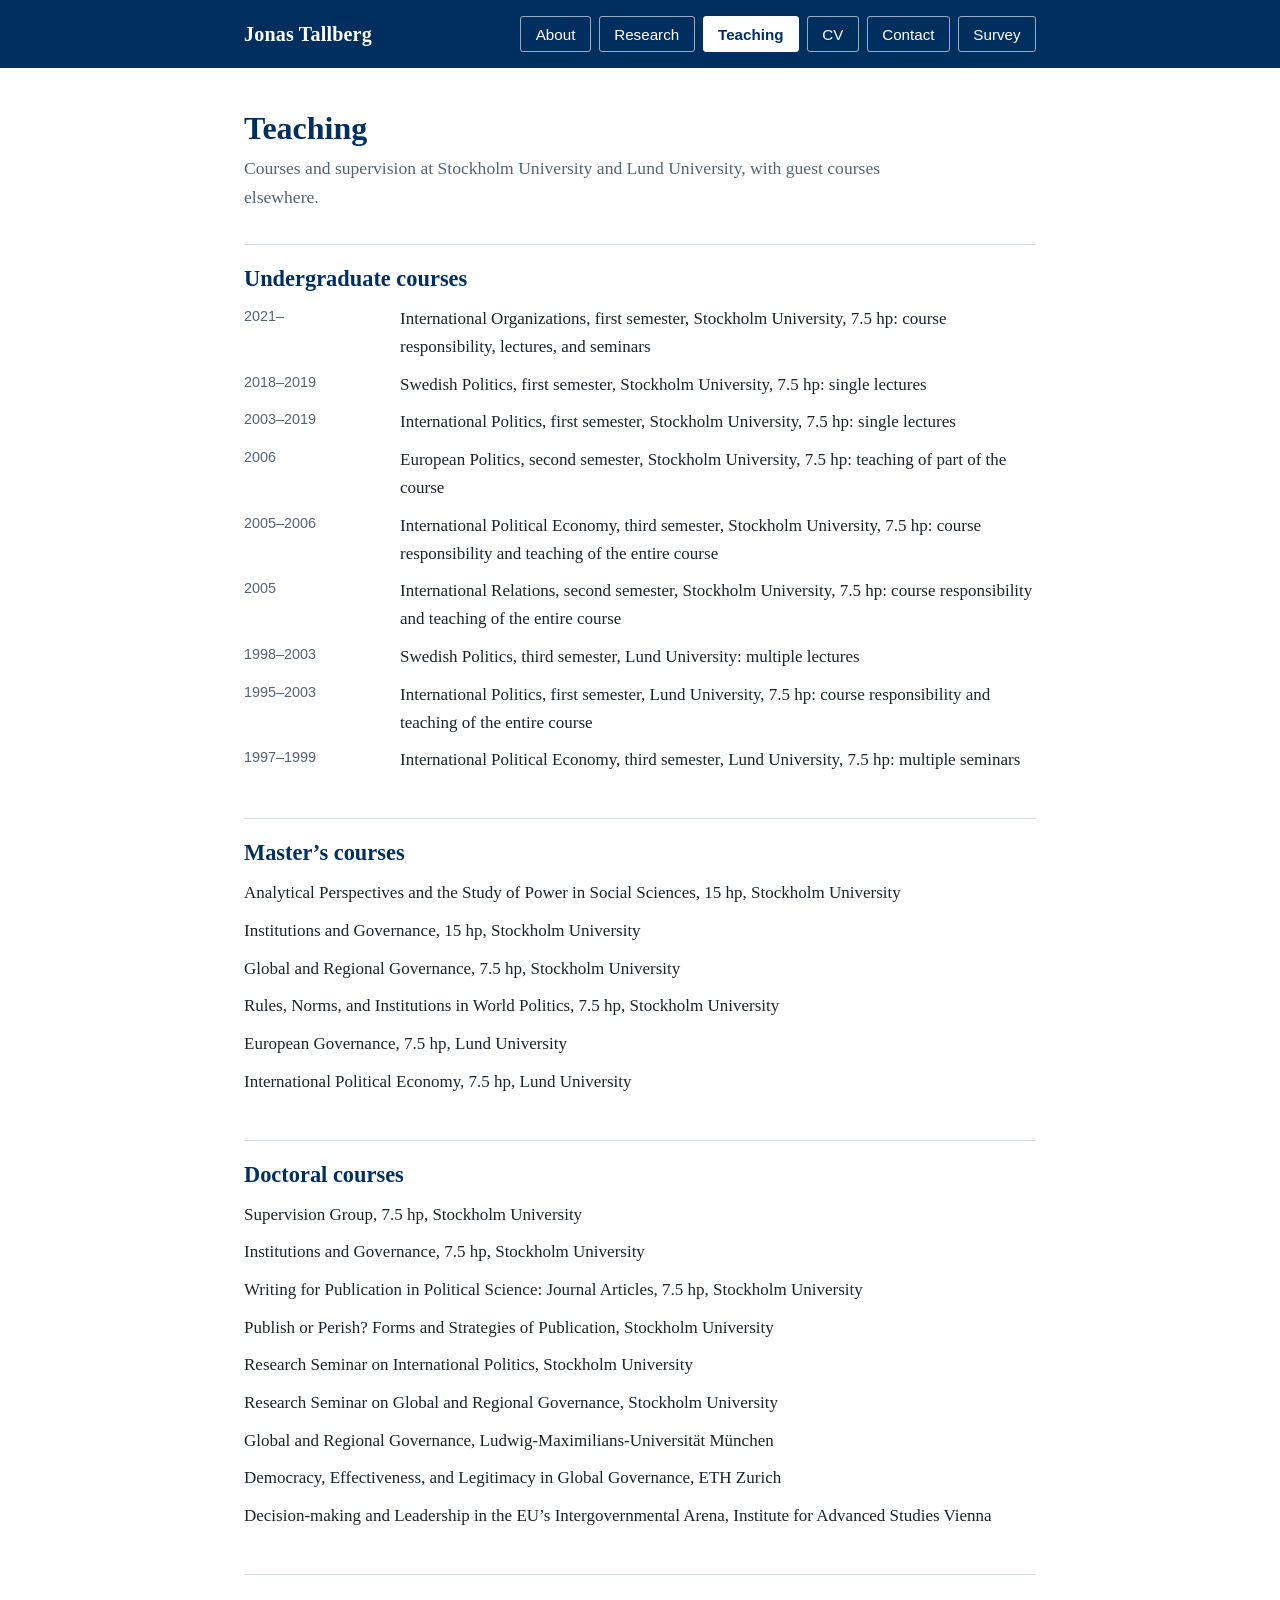
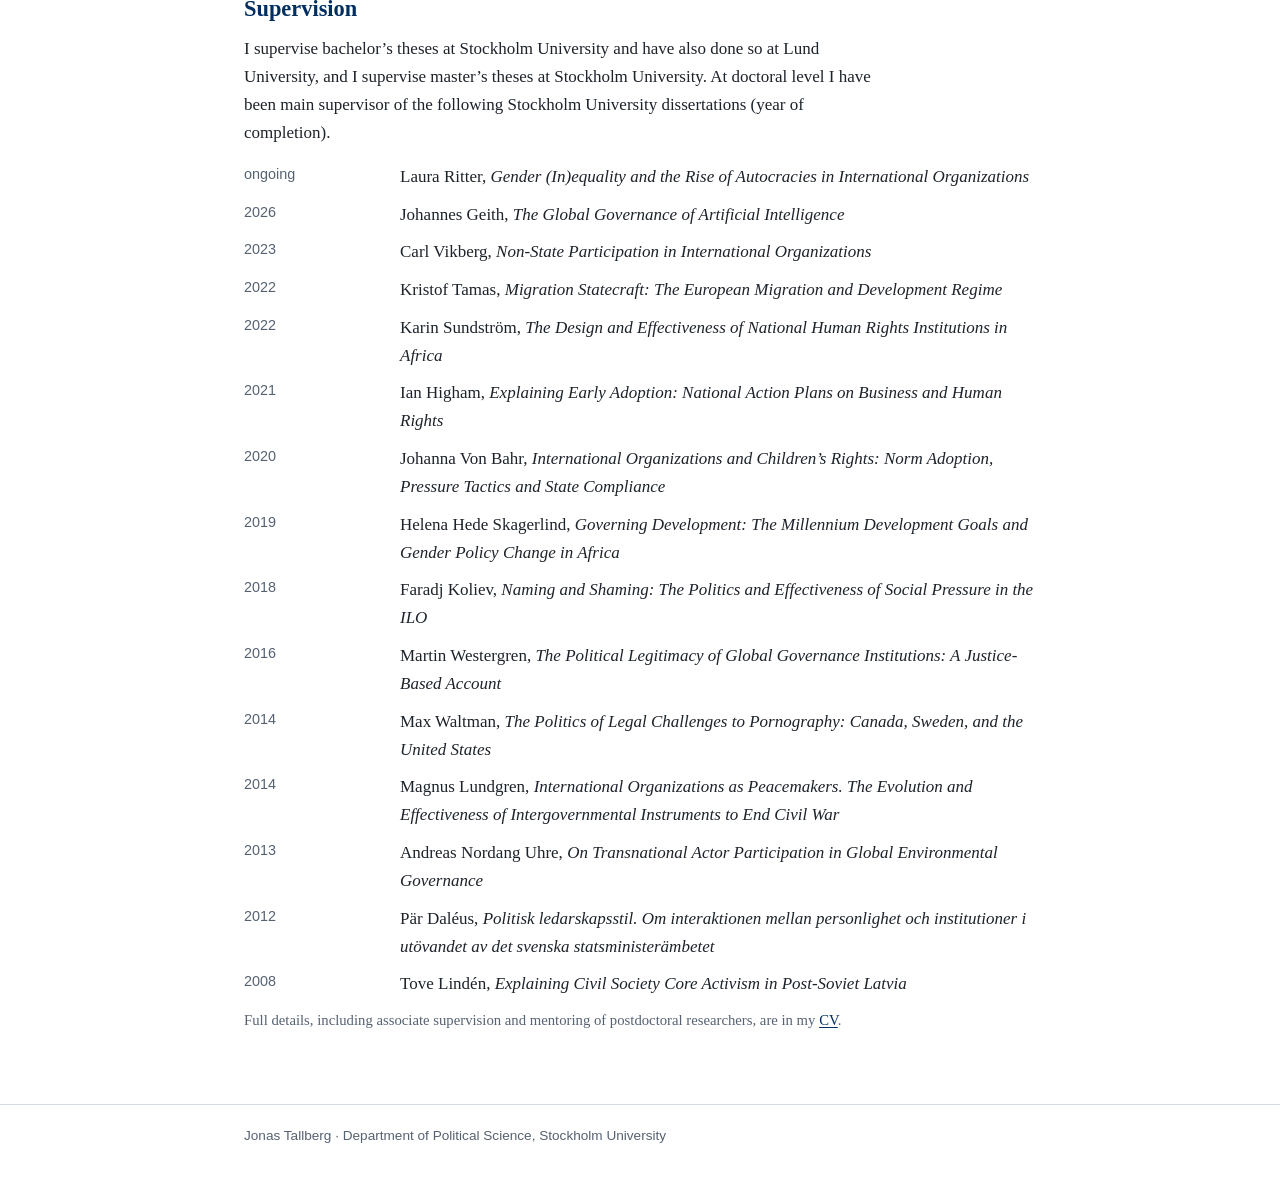
<file: teaching.html>
<!DOCTYPE html>
<html lang="en">
<head>
<meta charset="utf-8">
<meta name="viewport" content="width=device-width, initial-scale=1">
<title>Teaching — Jonas Tallberg</title>
<meta name="description" content="Courses and supervision by Jonas Tallberg.">

<link rel="icon" href="data:,">
<link rel="stylesheet" href="style.css">
</head>
<body class="">
<a class="skip" href="#main">Skip to content</a>
<header class="site-header">
  <div class="bar">
    <a class="site-name" href="index.html">Jonas Tallberg</a>
    <nav class="site-nav" aria-label="Main"><ul><li><a href="index.html">About</a></li><li><a href="research.html">Research</a></li><li><a href="teaching.html" aria-current="page">Teaching</a></li><li><a href="cv.html">CV</a></li><li><a href="contact.html">Contact</a></li><li><a href="survey/">Survey</a></li></ul></nav>
  </div>
</header>
<main id="main">

<div class="measure">
<h1>Teaching</h1>
<p class="lede">Courses and supervision at Stockholm University and Lund University, with guest courses elsewhere.</p>
</div>

<h2>Undergraduate courses</h2>
<ul class="plain timeline">
<li><span class="years">2021&ndash;</span><span>International Organizations, first semester, Stockholm University, 7.5 hp: course responsibility, lectures, and seminars</span></li>
<li><span class="years">2018&ndash;2019</span><span>Swedish Politics, first semester, Stockholm University, 7.5 hp: single lectures</span></li>
<li><span class="years">2003&ndash;2019</span><span>International Politics, first semester, Stockholm University, 7.5 hp: single lectures</span></li>
<li><span class="years">2006</span><span>European Politics, second semester, Stockholm University, 7.5 hp: teaching of part of the course</span></li>
<li><span class="years">2005&ndash;2006</span><span>International Political Economy, third semester, Stockholm University, 7.5 hp: course responsibility and teaching of the entire course</span></li>
<li><span class="years">2005</span><span>International Relations, second semester, Stockholm University, 7.5 hp: course responsibility and teaching of the entire course</span></li>
<li><span class="years">1998&ndash;2003</span><span>Swedish Politics, third semester, Lund University: multiple lectures</span></li>
<li><span class="years">1995&ndash;2003</span><span>International Politics, first semester, Lund University, 7.5 hp: course responsibility and teaching of the entire course</span></li>
<li><span class="years">1997&ndash;1999</span><span>International Political Economy, third semester, Lund University, 7.5 hp: multiple seminars</span></li>
</ul>

<h2>Master’s courses</h2>
<ul class="plain">
<li>Analytical Perspectives and the Study of Power in Social Sciences, 15 hp, Stockholm University</li>
<li>Institutions and Governance, 15 hp, Stockholm University</li>
<li>Global and Regional Governance, 7.5 hp, Stockholm University</li>
<li>Rules, Norms, and Institutions in World Politics, 7.5 hp, Stockholm University</li>
<li>European Governance, 7.5 hp, Lund University</li>
<li>International Political Economy, 7.5 hp, Lund University</li>
</ul>

<h2>Doctoral courses</h2>
<ul class="plain">
<li>Supervision Group, 7.5 hp, Stockholm University</li>
<li>Institutions and Governance, 7.5 hp, Stockholm University</li>
<li>Writing for Publication in Political Science: Journal Articles, 7.5 hp, Stockholm University</li>
<li>Publish or Perish? Forms and Strategies of Publication, Stockholm University</li>
<li>Research Seminar on International Politics, Stockholm University</li>
<li>Research Seminar on Global and Regional Governance, Stockholm University</li>
<li>Global and Regional Governance, Ludwig-Maximilians-Universität München</li>
<li>Democracy, Effectiveness, and Legitimacy in Global Governance, ETH Zurich</li>
<li>Decision-making and Leadership in the EU’s Intergovernmental Arena, Institute for Advanced Studies Vienna</li>
</ul>

<h2>Supervision</h2>
<div class="measure">
<p>I supervise bachelor’s theses at Stockholm University and have also done so at Lund University, and I supervise master’s theses at Stockholm University. At doctoral level I have been main supervisor of the following Stockholm University dissertations (year of completion).</p>
</div>
<ul class="plain timeline">
<li><span class="years">ongoing</span><span>Laura Ritter, <i>Gender (In)equality and the Rise of Autocracies in International Organizations</i></span></li>
<li><span class="years">2026</span><span>Johannes Geith, <i>The Global Governance of Artificial Intelligence</i></span></li>
<li><span class="years">2023</span><span>Carl Vikberg, <i>Non-State Participation in International Organizations</i></span></li>
<li><span class="years">2022</span><span>Kristof Tamas, <i>Migration Statecraft: The European Migration and Development Regime</i></span></li>
<li><span class="years">2022</span><span>Karin Sundström, <i>The Design and Effectiveness of National Human Rights Institutions in Africa</i></span></li>
<li><span class="years">2021</span><span>Ian Higham, <i>Explaining Early Adoption: National Action Plans on Business and Human Rights</i></span></li>
<li><span class="years">2020</span><span>Johanna Von Bahr, <i>International Organizations and Children’s Rights: Norm Adoption, Pressure Tactics and State Compliance</i></span></li>
<li><span class="years">2019</span><span>Helena Hede Skagerlind, <i>Governing Development: The Millennium Development Goals and Gender Policy Change in Africa</i></span></li>
<li><span class="years">2018</span><span>Faradj Koliev, <i>Naming and Shaming: The Politics and Effectiveness of Social Pressure in the ILO</i></span></li>
<li><span class="years">2016</span><span>Martin Westergren, <i>The Political Legitimacy of Global Governance Institutions: A Justice-Based Account</i></span></li>
<li><span class="years">2014</span><span>Max Waltman, <i>The Politics of Legal Challenges to Pornography: Canada, Sweden, and the United States</i></span></li>
<li><span class="years">2014</span><span>Magnus Lundgren, <i>International Organizations as Peacemakers. The Evolution and Effectiveness of Intergovernmental Instruments to End Civil War</i></span></li>
<li><span class="years">2013</span><span>Andreas Nordang Uhre, <i>On Transnational Actor Participation in Global Environmental Governance</i></span></li>
<li><span class="years">2012</span><span>Pär Daléus, <i>Politisk ledarskapsstil. Om interaktionen mellan personlighet och institutioner i utövandet av det svenska statsministerämbetet</i></span></li>
<li><span class="years">2008</span><span>Tove Lindén, <i>Explaining Civil Society Core Activism in Post-Soviet Latvia</i></span></li>
</ul>
<p class="muted small">Full details, including associate supervision and mentoring of postdoctoral researchers, are in my <a href="Jonas-Tallberg-CV.pdf">CV</a>.</p>

</main>
<footer class="site-footer"><div class="inner">Jonas Tallberg &middot; Department of Political Science, Stockholm University</div></footer>
</body>
</html>
</file>
<file: style.css>
/* Jonas Tallberg — personal site
   Dark blue and white. System fonts only: nothing is loaded from other servers. */

:root {
  --blue: #002f5f;          /* Stockholm University dark blue */
  --blue-hover: #0b4a8c;
  --ink: #1d232b;
  --muted: #566272;
  --rule: #d6dce4;
  --soft: #f2f5f9;
  --white: #ffffff;
  --serif: "Iowan Old Style", "Palatino Linotype", Palatino, Charter, Georgia, "Times New Roman", serif;
  --sans: -apple-system, BlinkMacSystemFont, "Segoe UI", Roboto, "Helvetica Neue", Arial, sans-serif;
}

*, *::before, *::after { box-sizing: border-box; }

html { -webkit-text-size-adjust: 100%; text-size-adjust: 100%; }

body {
  margin: 0;
  background: var(--white);
  color: var(--ink);
  font-family: var(--serif);
  font-size: 1.0625rem;
  line-height: 1.65;
}

a { color: var(--blue); text-underline-offset: 0.15em; }
a:hover { color: var(--blue-hover); }
a:focus-visible, button:focus-visible {
  outline: 3px solid #f2b705;
  outline-offset: 2px;
}

.skip {
  position: absolute; left: -999px; top: 0;
  background: var(--white); color: var(--blue); padding: 0.5rem 0.75rem; z-index: 10;
}
.skip:focus { left: 0; }

/* ---------- Header and navigation ---------- */

.site-header { background: var(--blue); color: var(--white); }
.site-header .bar {
  max-width: 52rem;
  margin: 0 auto;
  padding: 1rem 1.25rem;
  display: flex;
  flex-wrap: wrap;
  align-items: center;
  justify-content: space-between;
  gap: 0.75rem 1.5rem;
}
.site-name {
  font-family: var(--serif);
  font-size: 1.25rem;
  font-weight: 600;
  color: var(--white);
  text-decoration: none;
  letter-spacing: 0.01em;
}
a.site-name:hover { color: var(--white); text-decoration: underline; }

.site-nav ul { list-style: none; margin: 0; padding: 0; display: flex; flex-wrap: wrap; gap: 0.5rem; }
.site-nav a {
  display: inline-block;
  font-family: var(--sans);
  font-size: 0.95rem;
  line-height: 1;
  padding: 0.6rem 0.9rem;
  border: 1px solid rgba(255, 255, 255, 0.6);
  border-radius: 3px;
  color: var(--white);
  text-decoration: none;
}
.site-nav a:hover { background: rgba(255, 255, 255, 0.16); color: var(--white); }
.site-nav a[aria-current="page"] { background: var(--white); color: var(--blue); border-color: var(--white); font-weight: 600; }
.site-nav a:focus-visible { outline-color: #f2b705; }

/* ---------- Page body ---------- */

main {
  max-width: 52rem;
  margin: 0 auto;
  padding: 2.5rem 1.25rem 3.5rem;
}
.measure { max-width: 40rem; }

h1, h2, h3 { font-family: var(--serif); color: var(--blue); line-height: 1.25; font-weight: 600; }
h1 { font-size: 2rem; margin: 0 0 0.35rem; }
h2 { font-size: 1.4rem; margin: 2.75rem 0 0.75rem; padding-top: 1.25rem; border-top: 1px solid var(--rule); }
h2:first-of-type { margin-top: 2rem; }
h3 { font-size: 1.1rem; margin: 1.75rem 0 0.5rem; }
p { margin: 0 0 1rem; }
.lede { color: var(--muted); font-size: 1.1rem; margin-bottom: 1.5rem; }
.muted { color: var(--muted); }
.small { font-size: 0.92rem; }

/* ---------- About page ---------- */

.intro { display: flex; gap: 2.25rem; align-items: flex-start; }
.intro .portrait { flex: 0 0 13rem; }
.intro .portrait img { display: block; width: 100%; height: auto; border-radius: 2px; background: var(--soft); }
.intro .text { flex: 1 1 auto; min-width: 0; }
.intro .text p:last-child { margin-bottom: 0; }

/* ---------- Buttons ---------- */

.button {
  display: inline-block;
  font-family: var(--sans);
  font-size: 0.95rem;
  padding: 0.7rem 1.1rem;
  border: 1px solid var(--blue);
  background: var(--blue);
  color: var(--white);
  border-radius: 3px;
  text-decoration: none;
}
.button:hover { background: var(--blue-hover); border-color: var(--blue-hover); color: var(--white); }

/* ---------- Lists ---------- */

ul.plain, ol.plain { list-style: none; margin: 0; padding: 0; }
ul.plain > li { margin: 0 0 0.6rem; }
dl.facts { margin: 0; display: grid; grid-template-columns: 11rem 1fr; gap: 0.35rem 1.25rem; }
dl.facts dt { font-family: var(--sans); font-size: 0.9rem; color: var(--muted); padding-top: 0.15rem; }
dl.facts dd { margin: 0; }

.pubs { list-style: none; margin: 0; padding: 0; }
.pubs li { margin: 0 0 0.8rem; padding-left: 1.25rem; text-indent: -1.25rem; }
.pubs .w { color: var(--muted); }
.pubs a.doi {
  font-family: var(--sans); font-size: 0.8rem; margin-left: 0.4rem;
  padding: 0.05rem 0.4rem; border: 1px solid var(--rule); border-radius: 3px; text-decoration: none; white-space: nowrap;
}
.pubs a.doi:hover { background: var(--soft); }
.jump { font-family: var(--sans); font-size: 0.92rem; line-height: 2; }
.jump a { margin-right: 1rem; white-space: nowrap; }

.years { font-family: var(--sans); font-size: 0.9rem; color: var(--muted); white-space: nowrap; }
ul.timeline > li { display: grid; grid-template-columns: 8.5rem 1fr; gap: 0 1.25rem; margin: 0 0 0.6rem; }

/* ---------- Footer ---------- */

.site-footer { border-top: 1px solid var(--rule); }
.site-footer .inner {
  max-width: 52rem; margin: 0 auto; padding: 1.25rem 1.25rem 2rem;
  font-family: var(--sans); font-size: 0.85rem; color: var(--muted);
}

/* ---------- Survey information page ---------- */

.info-page main { max-width: 44rem; }
.info-page h2 { margin-top: 2.25rem; }
.info-page .approved { font-size: 1.0625rem; }
.missing {
  margin: 0.25rem 0 1rem;
  padding: 0.9rem 1rem;
  background: #fff6d6;
  border: 2px dashed #b38600;
  color: #4a3a00;
  font-family: var(--sans);
  font-size: 0.95rem;
}
.draft-notice {
  margin: 1.5rem 0 2rem;
  padding: 1rem 1.1rem;
  background: #fff6d6;
  border: 2px solid #b38600;
  color: #4a3a00;
  font-family: var(--sans);
  font-size: 0.95rem;
}
.draft-notice strong { display: block; margin-bottom: 0.25rem; }

/* ---------- Small screens ---------- */

@media (max-width: 40rem) {
  body { font-size: 1rem; }
  main { padding: 1.75rem 1rem 2.5rem; }
  .site-header .bar { padding: 0.85rem 1rem; }
  .site-nav ul { gap: 0.3rem; }
  .site-nav a { padding: 0.7rem 0.55rem; font-size: 0.88rem; }
  h1 { font-size: 1.65rem; }
  .intro { flex-direction: column; gap: 1.25rem; }
  .intro .portrait { flex-basis: auto; width: 10.5rem; }
  dl.facts { grid-template-columns: 1fr; gap: 0; }
  dl.facts dt { padding-top: 0.6rem; }
  ul.timeline > li { grid-template-columns: 1fr; }
  .years { margin-bottom: 0.1rem; }
}

@media (prefers-reduced-motion: reduce) { * { transition: none !important; animation: none !important; } }

/* ---------- Print (used when saving a page as PDF) ---------- */

@media print {
  :root { --blue: #000; }
  body { font-size: 11pt; line-height: 1.5; color: #000; }
  .site-header .site-nav, .skip, .site-footer, .button { display: none !important; }
  .site-header { background: none; color: #000; border-bottom: 1px solid #000; }
  .site-header .bar { padding: 0 0 0.4rem; max-width: none; }
  .site-name { color: #000; font-size: 11pt; }
  main { max-width: none; padding: 1rem 0 0; }
  h1, h2, h3 { color: #000; break-after: avoid; }
  h2 { border-top: 1px solid #999; }
  section, li { break-inside: avoid; }
  a { color: #000; text-decoration: none; }
  .missing, .draft-notice { border-color: #000; background: none; color: #000; }
}
</file>
